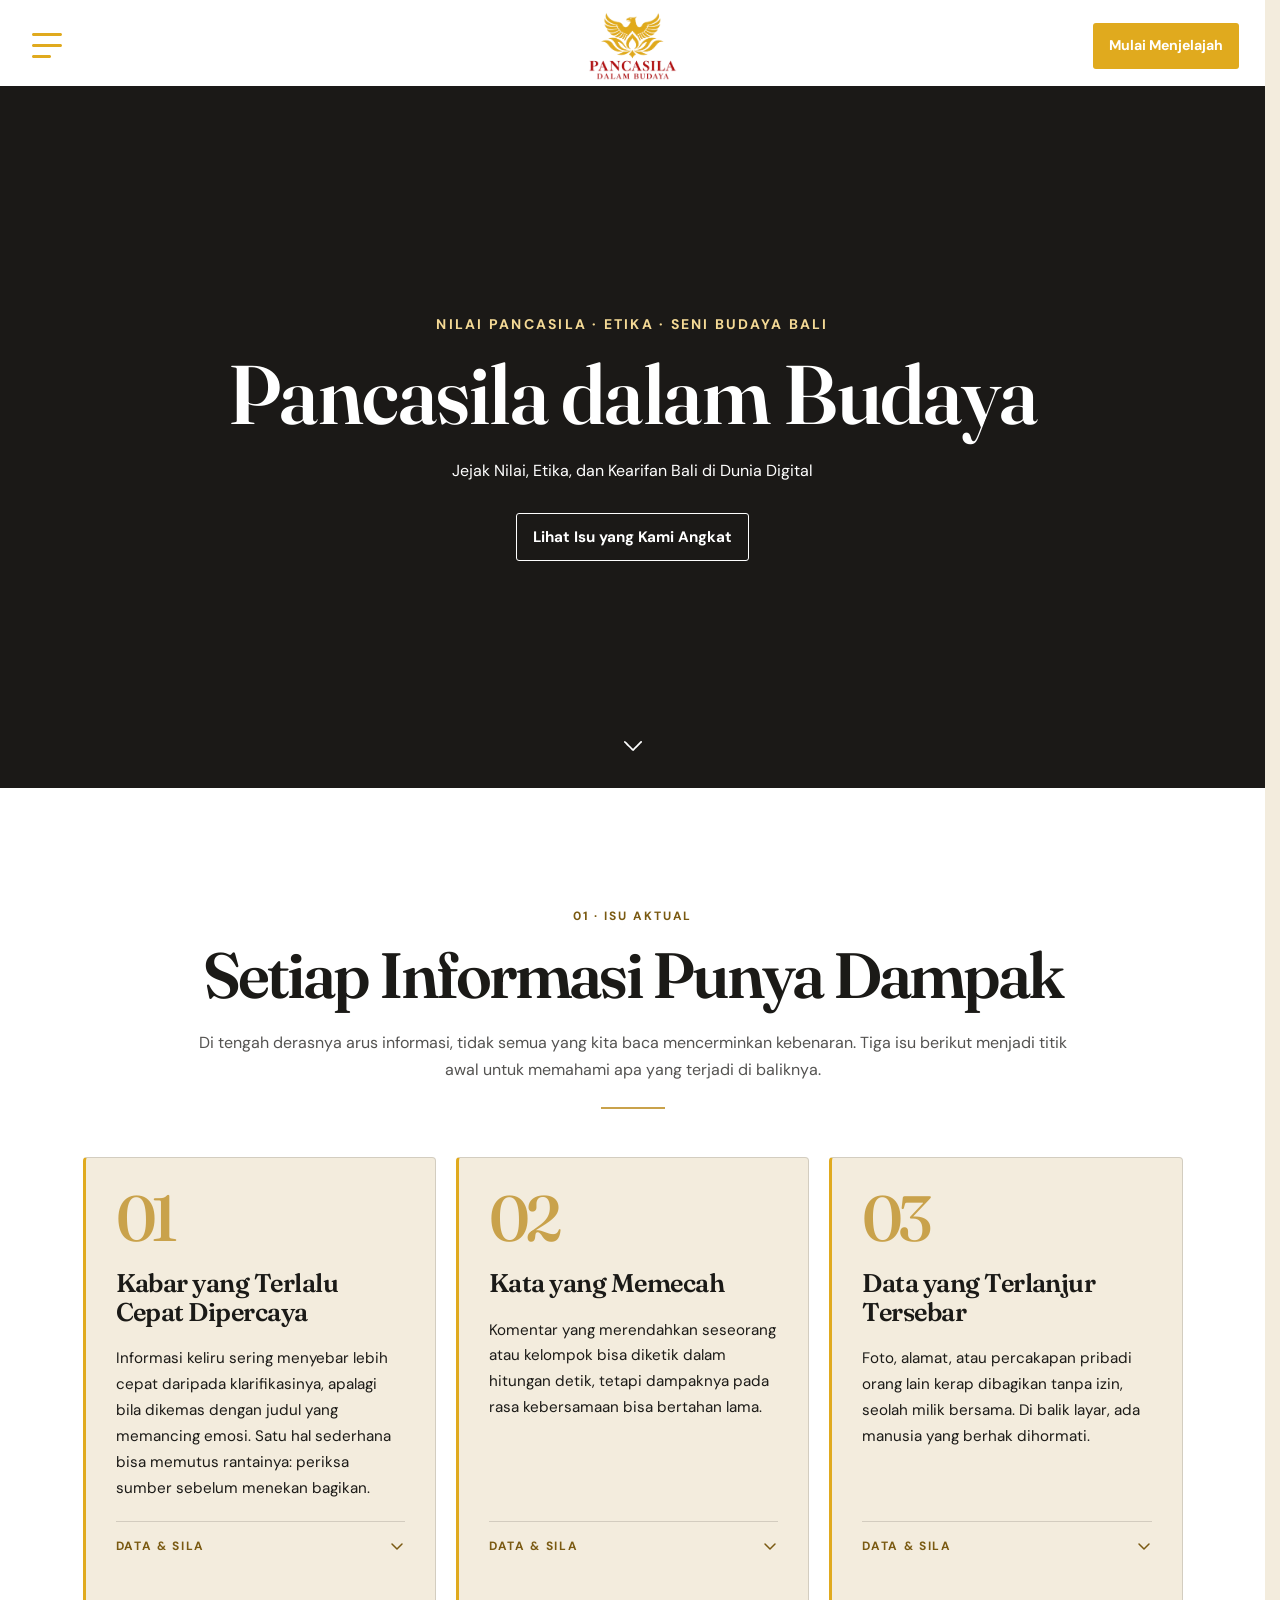
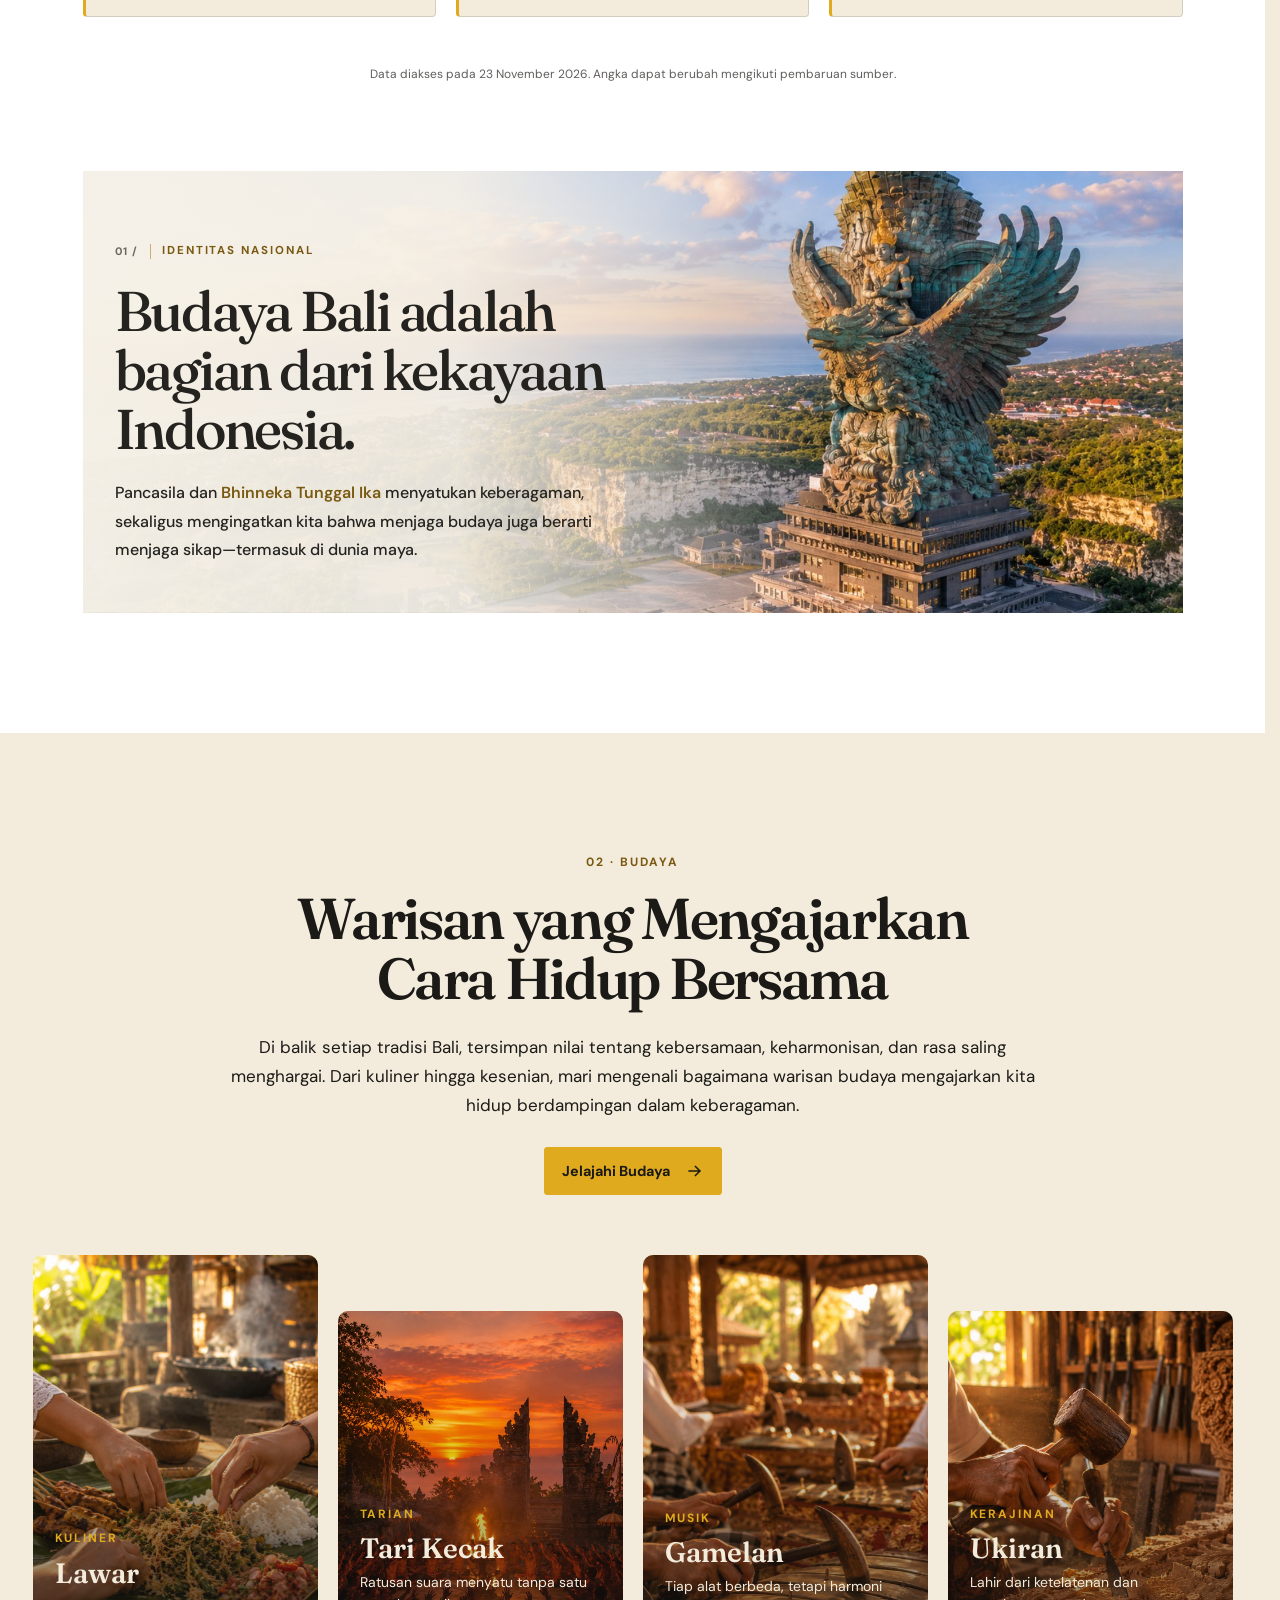
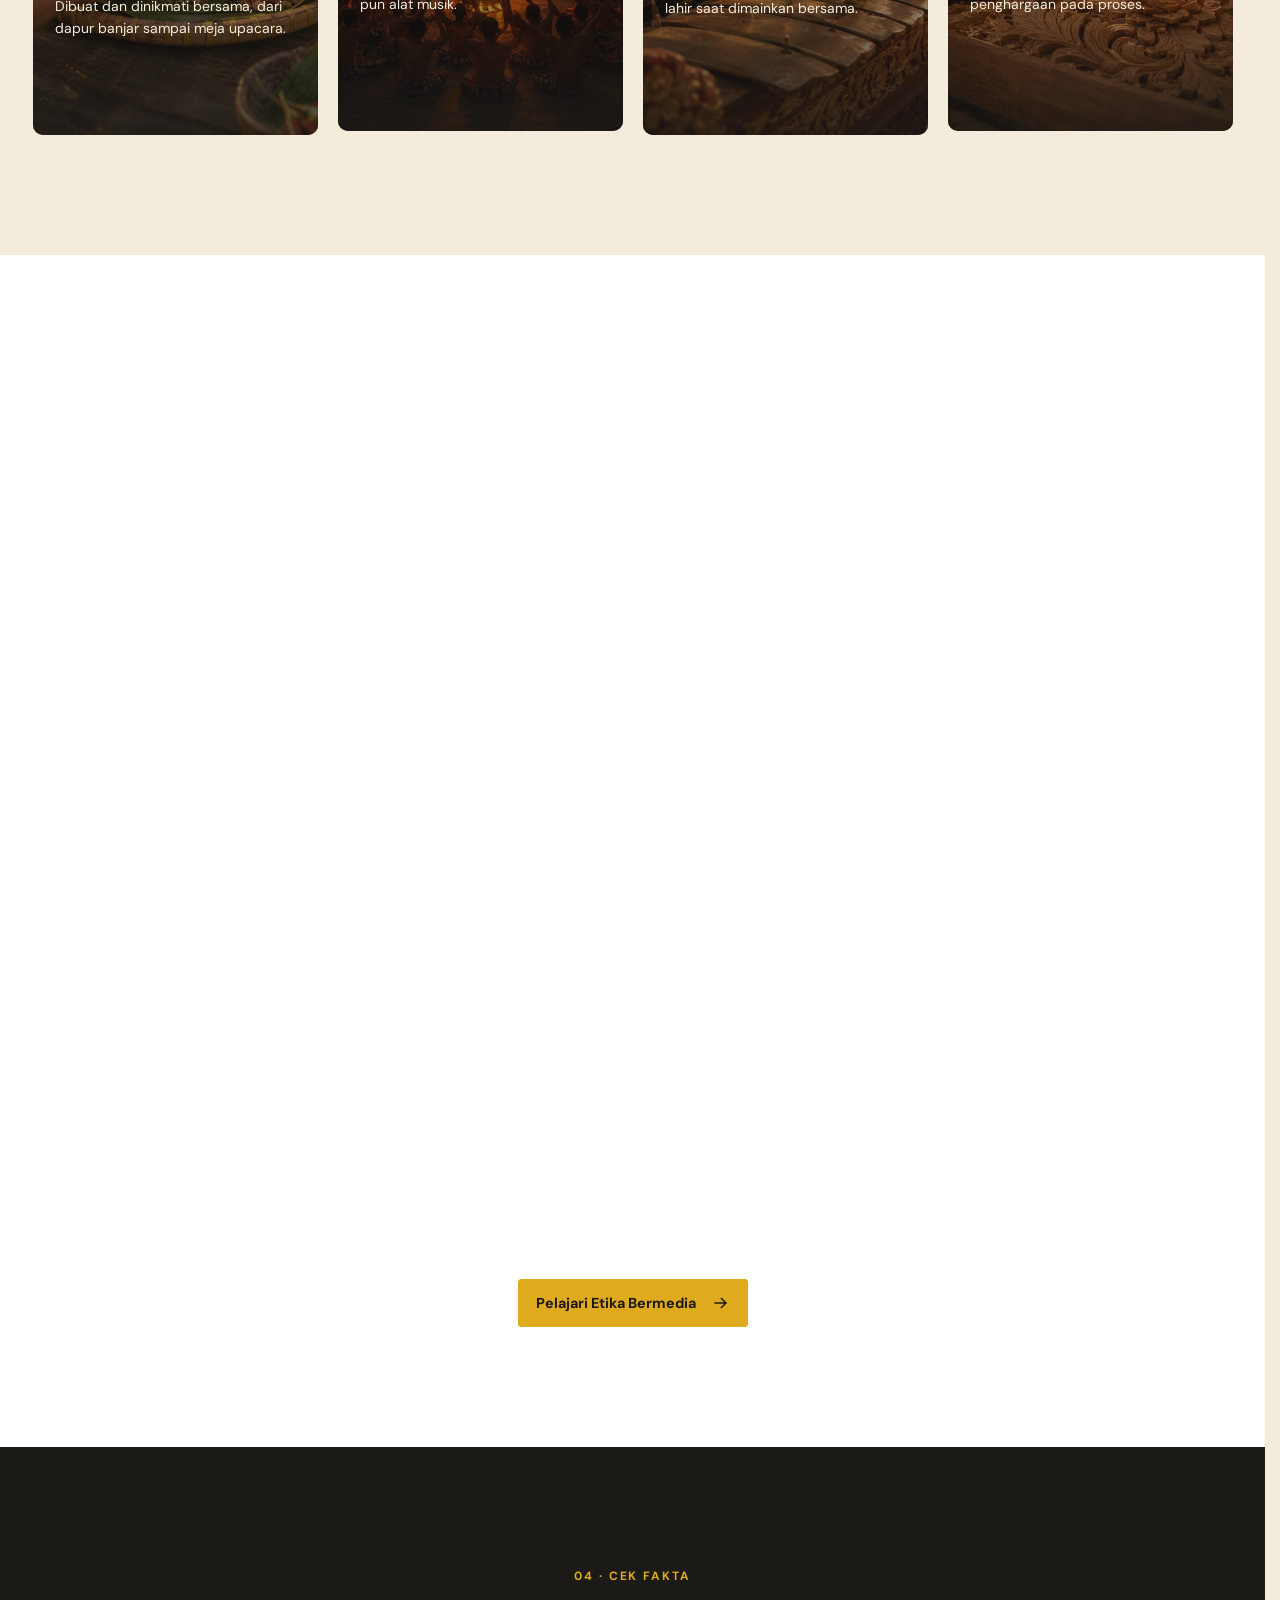
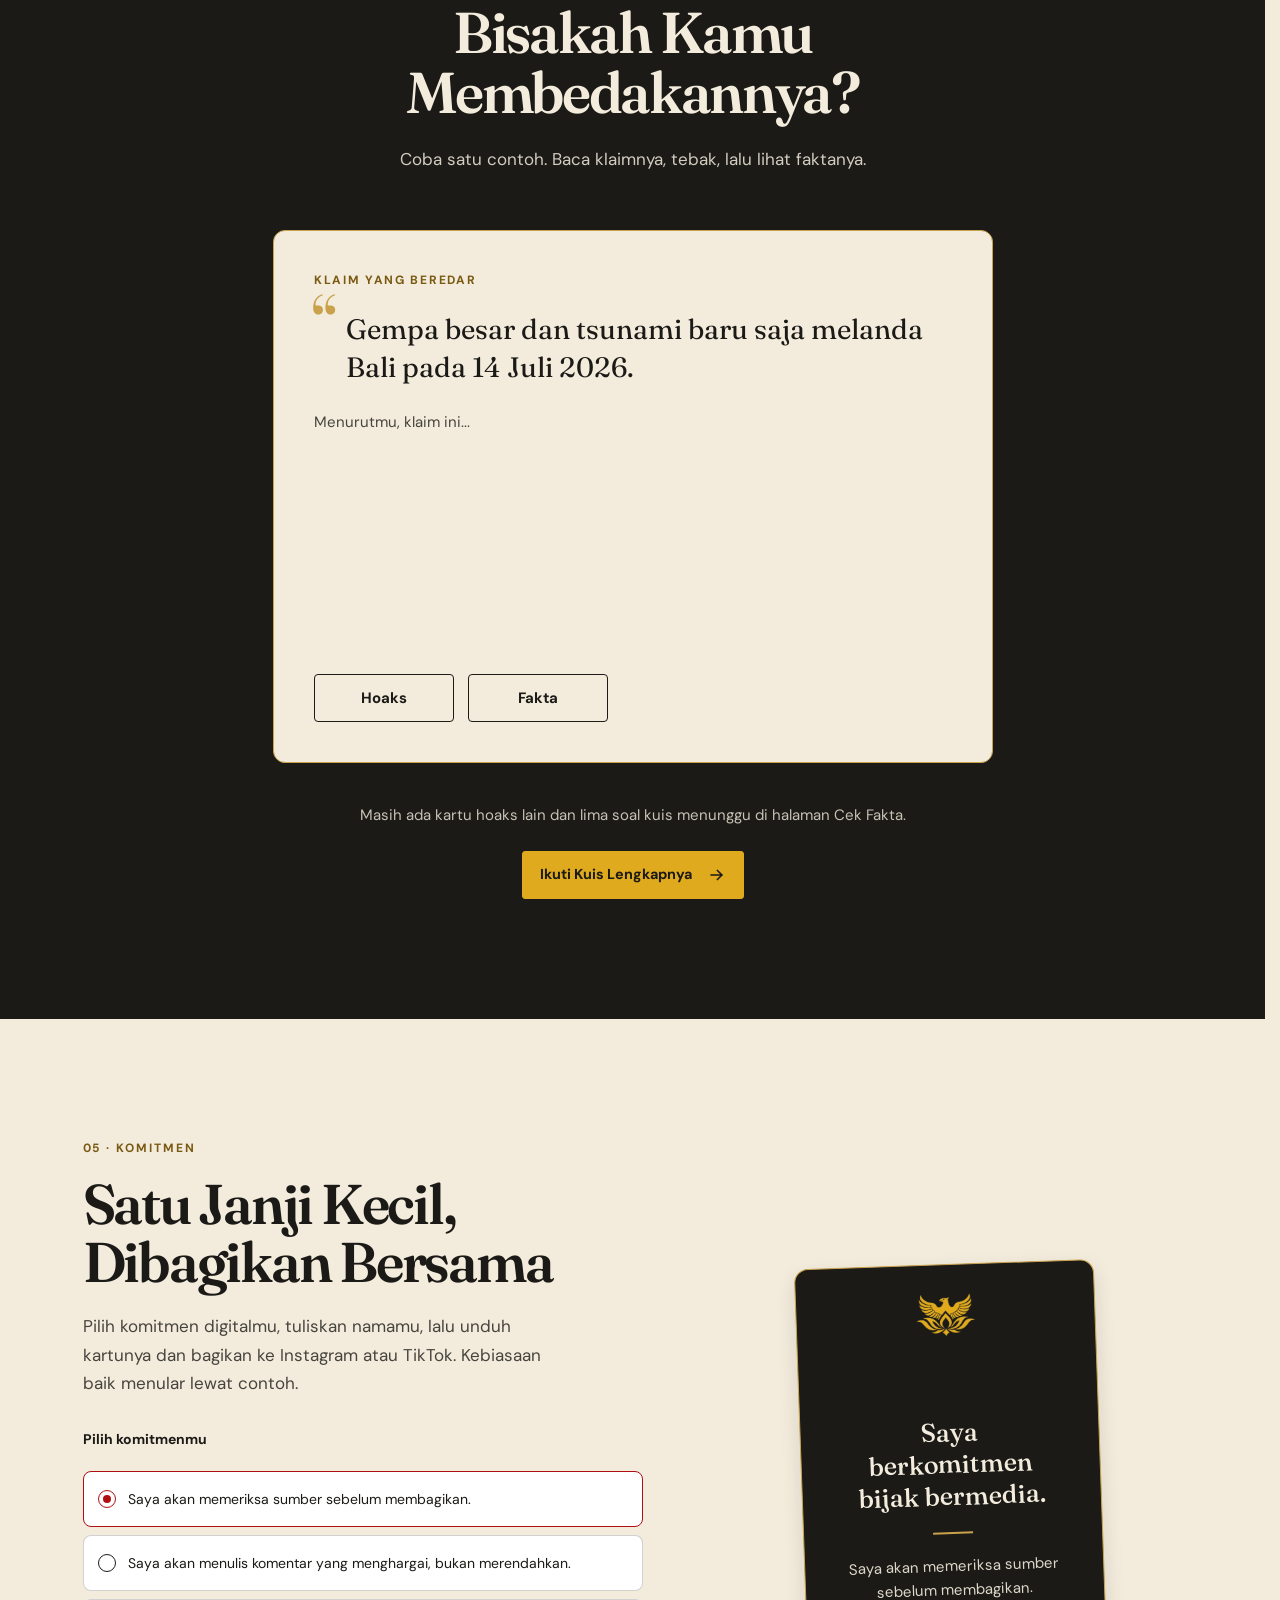
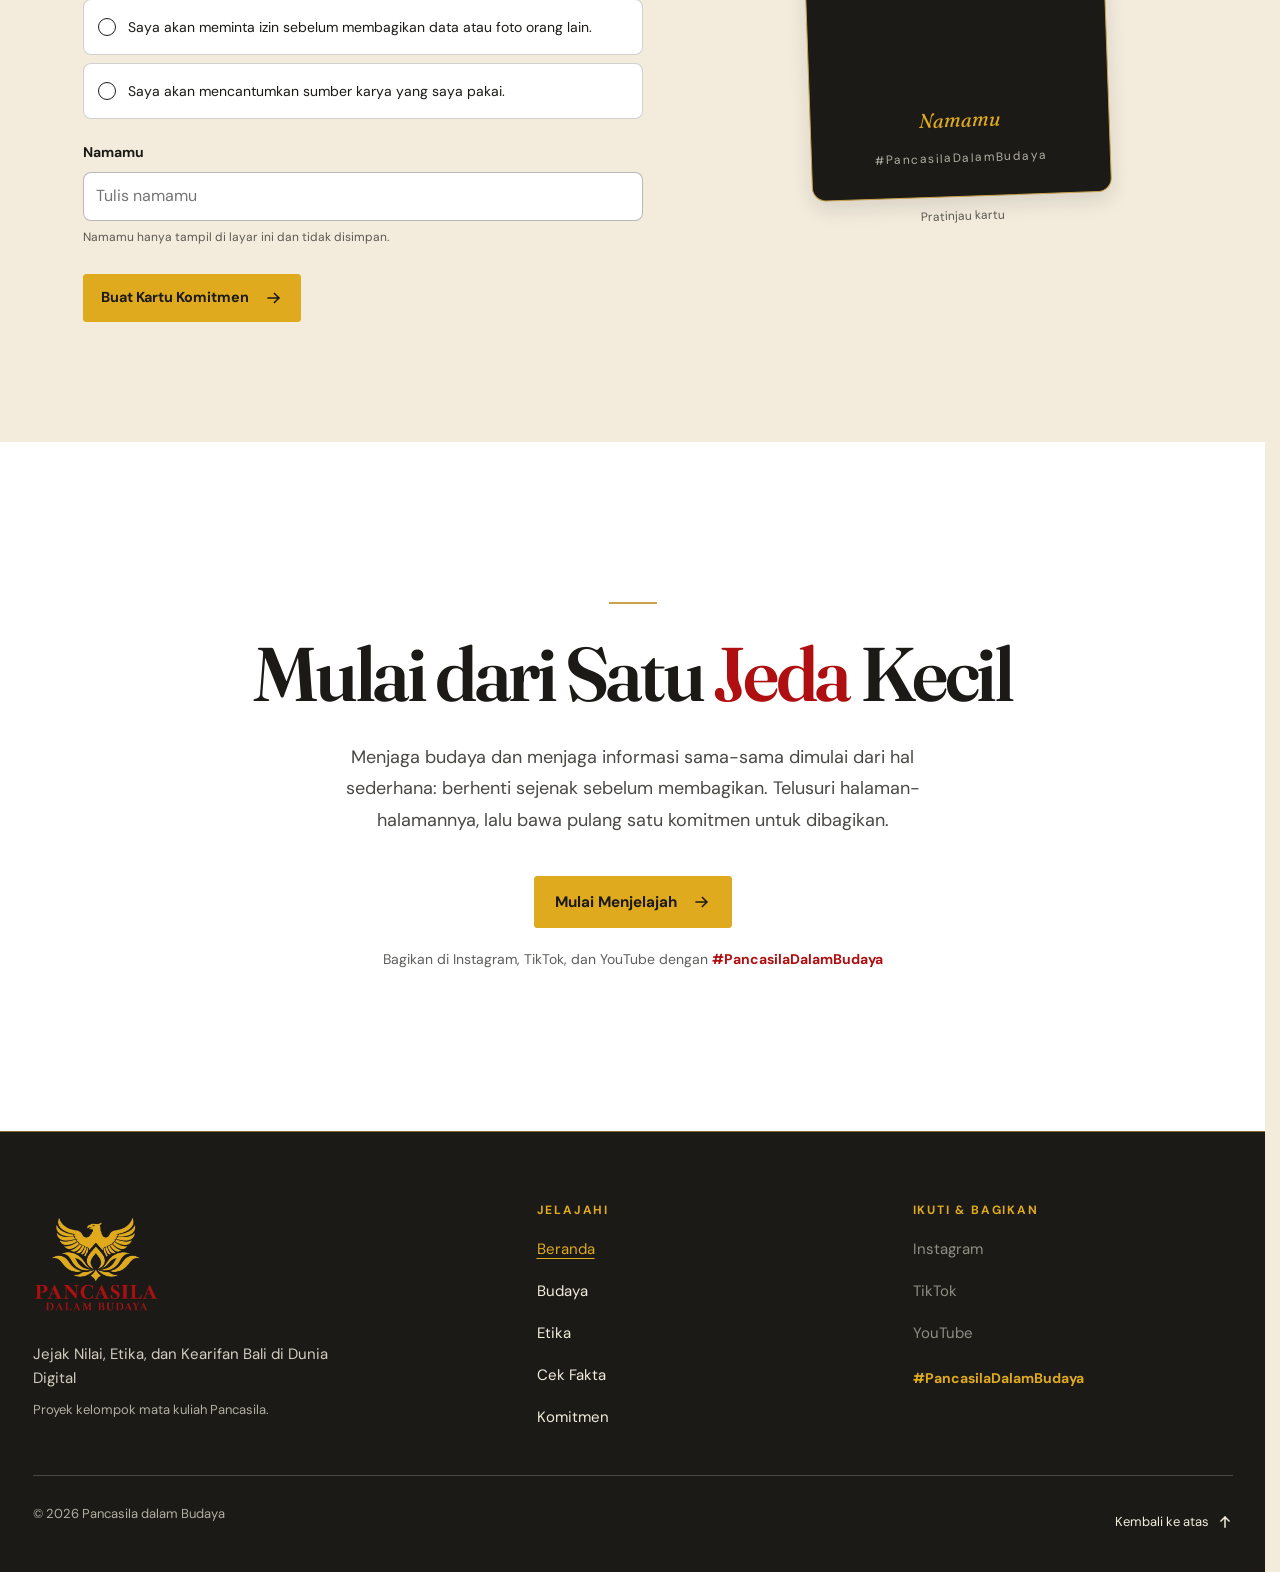
<file: index.html>
<!doctype html>
<html lang="id">
<head>
  <meta charset="utf-8">
  <meta name="viewport" content="width=device-width, initial-scale=1">
  <meta name="theme-color" content="#F3ECDD">
  <title>Beranda | Pancasila dalam Budaya</title>
  <link rel="preconnect" href="https://fonts.googleapis.com">
  <link rel="preconnect" href="https://fonts.gstatic.com" crossorigin>
  <link href="https://fonts.googleapis.com/css2?family=DM+Sans:wght@400;500;600;700&family=Fraunces:opsz,wght@9..144,500;9..144,600;9..144,700&display=swap" rel="stylesheet">
  <link rel="stylesheet" href="css/style.css">
  <script src="js/content.js" defer></script>
  <script src="js/script.js" defer></script>
</head>
<body>
  <header id="site-header"></header>
  <section class="home-hero" aria-labelledby="home-hero-title">
    <div class="home-hero__slides" aria-hidden="true">
      <div class="home-hero__slide home-hero__slide--one"></div>
      <div class="home-hero__slide home-hero__slide--two"></div>
      <div class="home-hero__slide home-hero__slide--three"></div>
    </div>
    <div class="home-hero__shade" aria-hidden="true"></div>
    <div class="home-hero__content">
      <p class="home-hero__eyebrow"><span class="home-hero__eyebrow-desktop">Nilai Pancasila · Etika · Seni Budaya Bali</span><span class="home-hero__eyebrow-mobile">Pancasila · Etika · Budaya</span></p>
      <h1 id="home-hero-title">Pancasila dalam Budaya</h1>
      <p class="home-hero__subtitle">Jejak Nilai, Etika, dan Kearifan Bali di Dunia Digital</p>
      <a class="home-hero__link" href="#isu" data-isu-text="heroButton"></a>
    </div>
    <a class="home-hero__scroll" href="#isu" aria-label="Gulir ke konten berikutnya">
      <img src="assets/down-arrow.svg" width="26" height="26" alt="">
    </a>
  </section>
  <section id="isu" class="isu" aria-labelledby="isu-title">
    <div class="isu__inner">
      <div class="isu__layout">
        <div class="isu__intro">
          <p class="isu__eyebrow" data-isu-text="label"></p>
          <h2 class="isu__title" id="isu-title" data-isu-text="title"></h2>
          <p class="isu__lead" data-isu-text="intro"></p>
          <div class="isu__accent" aria-hidden="true"></div>
        </div>
        <div class="isu__items" data-isu-items></div>
        <p class="isu__note" data-isu-text="note"></p>
      </div>
      <aside class="isu__closing" aria-labelledby="isu-closing-label">
        <div class="isu__closing-layout">
          <div class="isu__closing-content">
            <p class="isu__closing-label" id="isu-closing-label"><span class="isu__closing-index" data-isu-text="closingIndex"></span><span data-isu-text="closingLabel"></span></p>
            <h3 class="isu__closing-title"><span class="isu__closing-title-desktop" data-isu-text="closingHeadline"></span><span class="isu__closing-title-mobile" data-isu-mobile-title></span></h3>
            <p class="isu__closing-copy"><span data-isu-text="closingBefore"></span><span class="isu__closing-highlight" data-isu-text="closingHighlight"></span><span data-isu-text="closingAfter"></span></p>
          </div>
        </div>
        <div class="isu__closing-rule" aria-hidden="true"></div>
      </aside>
    </div>
  </section>
  <section id="budaya-preview" class="budaya" aria-labelledby="budaya-title">
    <div class="budaya__inner">
      <header class="budaya__header">
        <p class="budaya__eyebrow" data-budaya-text="label"></p>
        <h2 class="budaya__title" id="budaya-title" data-budaya-text="title"></h2>
        <div class="budaya__intro">
          <p data-budaya-text="intro"></p>
          <a class="budaya__button" data-budaya-link>
            <span data-budaya-text="button"></span>
            <svg viewBox="0 0 20 20" aria-hidden="true" focusable="false"><path d="M3.5 10h12m-5-5 5 5-5 5" fill="none" stroke="currentColor" stroke-width="1.7" stroke-linecap="square"/></svg>
          </a>
        </div>
      </header>
      <div class="budaya__panels" data-budaya-panels></div>
    </div>
  </section>
  <section id="etika-preview" class="etika" aria-labelledby="etika-title">
    <div class="etika__inner">
      <header class="etika__header">
        <p class="etika__eyebrow" data-etika-text="label"></p>
        <h2 class="etika__title" id="etika-title" data-etika-text="title"></h2>
        <p class="etika__intro" data-etika-text="intro"></p>
      </header>
      <div class="etika__list" data-etika-items></div>
      <div class="etika__closing">
        <p class="etika__closing-text" data-etika-text="closing"></p>
        <div class="etika__closing-rule" aria-hidden="true"></div>
        <a class="etika__button" data-etika-link>
          <span data-etika-text="button"></span>
          <svg viewBox="0 0 20 20" aria-hidden="true" focusable="false"><path d="M3.5 10h12m-5-5 5 5-5 5" fill="none" stroke="currentColor" stroke-width="1.7" stroke-linecap="square"/></svg>
        </a>
      </div>
    </div>
  </section>
  <section id="cekfakta-preview" class="cekfakta" aria-labelledby="cekfakta-title">
    <div class="cekfakta__inner-wrap">
      <header class="cekfakta__header">
        <p class="cekfakta__eyebrow" data-cekfakta-text="label"></p>
        <h2 class="cekfakta__title" id="cekfakta-title" data-cekfakta-text="title"></h2>
        <p class="cekfakta__intro" data-cekfakta-text="intro"></p>
      </header>
      <div class="cekfakta__card" data-cekfakta-card></div>
      <div class="cekfakta__closing">
        <p class="cekfakta__closing-text" data-cekfakta-text="closing"></p>
        <a class="cekfakta__button" data-cekfakta-link>
          <span data-cekfakta-text="button"></span>
          <svg viewBox="0 0 20 20" aria-hidden="true" focusable="false"><path d="M3.5 10h12m-5-5 5 5-5 5" fill="none" stroke="currentColor" stroke-width="1.7" stroke-linecap="square"/></svg>
        </a>
      </div>
      <p class="cekfakta__live visually-hidden" data-cekfakta-live aria-live="polite"></p>
    </div>
  </section>
  <section id="komitmen-preview" class="komitmen" aria-labelledby="komitmen-title">
    <div class="komitmen__inner">
      <div class="komitmen__content">
        <header class="komitmen__header">
          <p class="komitmen__eyebrow" data-komitmen-text="label"></p>
          <h2 class="komitmen__title" id="komitmen-title" data-komitmen-text="title"></h2>
          <p class="komitmen__intro" data-komitmen-text="intro"></p>
        </header>
        <form class="komitmen__form" data-komitmen-form>
          <fieldset class="komitmen__fieldset" data-komitmen-options></fieldset>
          <div class="komitmen__name-field">
            <label class="komitmen__label" data-komitmen-name-label></label>
            <input class="komitmen__input" data-komitmen-name type="text" maxlength="24" autocomplete="off">
            <p class="komitmen__privacy" data-komitmen-text="privacy"></p>
          </div>
          <a class="komitmen__button" data-komitmen-link>
            <span data-komitmen-text="button"></span>
            <svg viewBox="0 0 20 20" aria-hidden="true" focusable="false"><path d="M3.5 10h12m-5-5 5 5-5 5" fill="none" stroke="currentColor" stroke-width="1.7" stroke-linecap="square"/></svg>
          </a>
        </form>
      </div>
      <div class="komitmen__preview">
        <figure class="komitmen__card" data-komitmen-card aria-live="polite" aria-atomic="true">
          <img class="komitmen__logo" src="assets/logo-mark.png" width="72" height="44" alt="">
          <div class="komitmen__card-center">
            <p class="komitmen__pledge-title" data-komitmen-text="cardTitle"></p>
            <div class="komitmen__rule" aria-hidden="true"></div>
            <p class="komitmen__pledge" data-komitmen-pledge></p>
          </div>
          <div class="komitmen__card-footer">
            <p class="komitmen__name" data-komitmen-card-name aria-live="off"></p>
            <p class="komitmen__hashtag" data-komitmen-text="hashtag"></p>
          </div>
          <span class="komitmen__name-announcement visually-hidden" data-komitmen-name-announcement aria-live="polite" aria-atomic="true"></span>
          <figcaption class="komitmen__caption" data-komitmen-text="caption"></figcaption>
        </figure>
      </div>
    </div>
  </section>
  <section id="penutup" class="penutup" aria-labelledby="penutup-title">
    <div class="penutup__inner">
      <div class="penutup__rule penutup__item" aria-hidden="true"></div>
      <h2 class="penutup__title penutup__item" id="penutup-title"><span data-penutup-text="titleBefore"></span><span class="penutup__highlight" data-penutup-text="titleHighlight"></span><span data-penutup-text="titleAfter"></span></h2>
      <p class="penutup__copy penutup__item" data-penutup-text="copy"></p>
      <a class="penutup__cta penutup__item" data-penutup-link>
        <span data-penutup-text="button"></span>
        <svg viewBox="0 0 20 20" aria-hidden="true" focusable="false"><path d="M3.5 10h12m-5-5 5 5-5 5" fill="none" stroke="currentColor" stroke-width="1.7" stroke-linecap="square"/></svg>
      </a>
      <p class="penutup__share penutup__item"><span data-penutup-text="shareBefore"></span><strong data-penutup-text="hashtag"></strong></p>
    </div>
  </section>
  <footer id="site-footer"></footer>
</body>
</html>
</file>
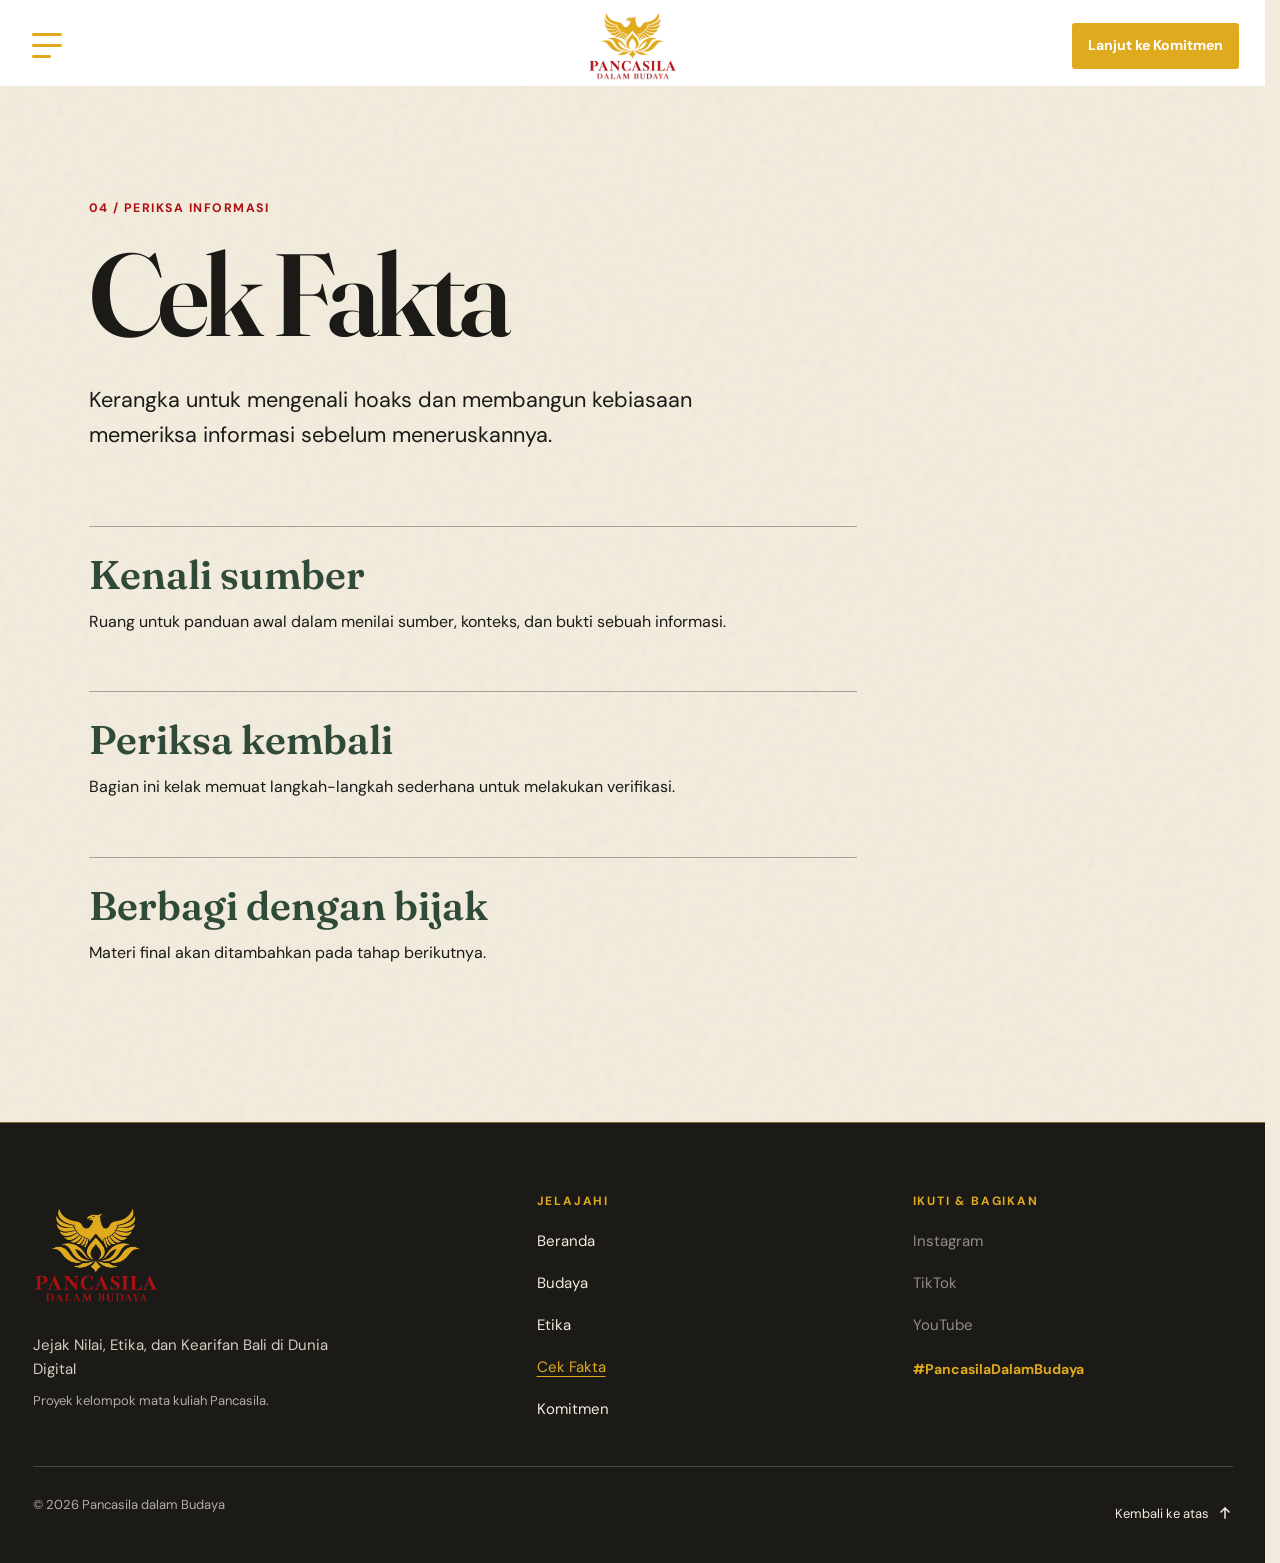
<file: cekfakta.html>
<!doctype html>
<html lang="id">
<head>
  <meta charset="utf-8"><meta name="viewport" content="width=device-width, initial-scale=1"><meta name="theme-color" content="#F3ECDD">
  <title>Cek Fakta | Pancasila dalam Budaya</title>
  <link rel="preconnect" href="https://fonts.googleapis.com"><link rel="preconnect" href="https://fonts.gstatic.com" crossorigin>
  <link href="https://fonts.googleapis.com/css2?family=DM+Sans:wght@400;500;600;700&family=Fraunces:opsz,wght@9..144,500;9..144,600;9..144,700&display=swap" rel="stylesheet">
  <link rel="stylesheet" href="css/style.css"><script src="js/content.js" defer></script><script src="js/script.js" defer></script>
</head>
<body><header id="site-header"></header><main class="page-shell">
  <p class="eyebrow">04 / Periksa informasi</p><h1>Cek Fakta</h1>
  <p class="page-intro">Kerangka untuk mengenali hoaks dan membangun kebiasaan memeriksa informasi sebelum meneruskannya.</p>
  <section class="placeholder-block"><h2>Kenali sumber</h2><p>Ruang untuk panduan awal dalam menilai sumber, konteks, dan bukti sebuah informasi.</p></section>
  <section class="placeholder-block"><h2>Periksa kembali</h2><p>Bagian ini kelak memuat langkah-langkah sederhana untuk melakukan verifikasi.</p></section>
  <section class="placeholder-block"><h2>Berbagi dengan bijak</h2><p>Materi final akan ditambahkan pada tahap berikutnya.</p></section>
</main><footer id="site-footer"></footer></body></html>
</file>
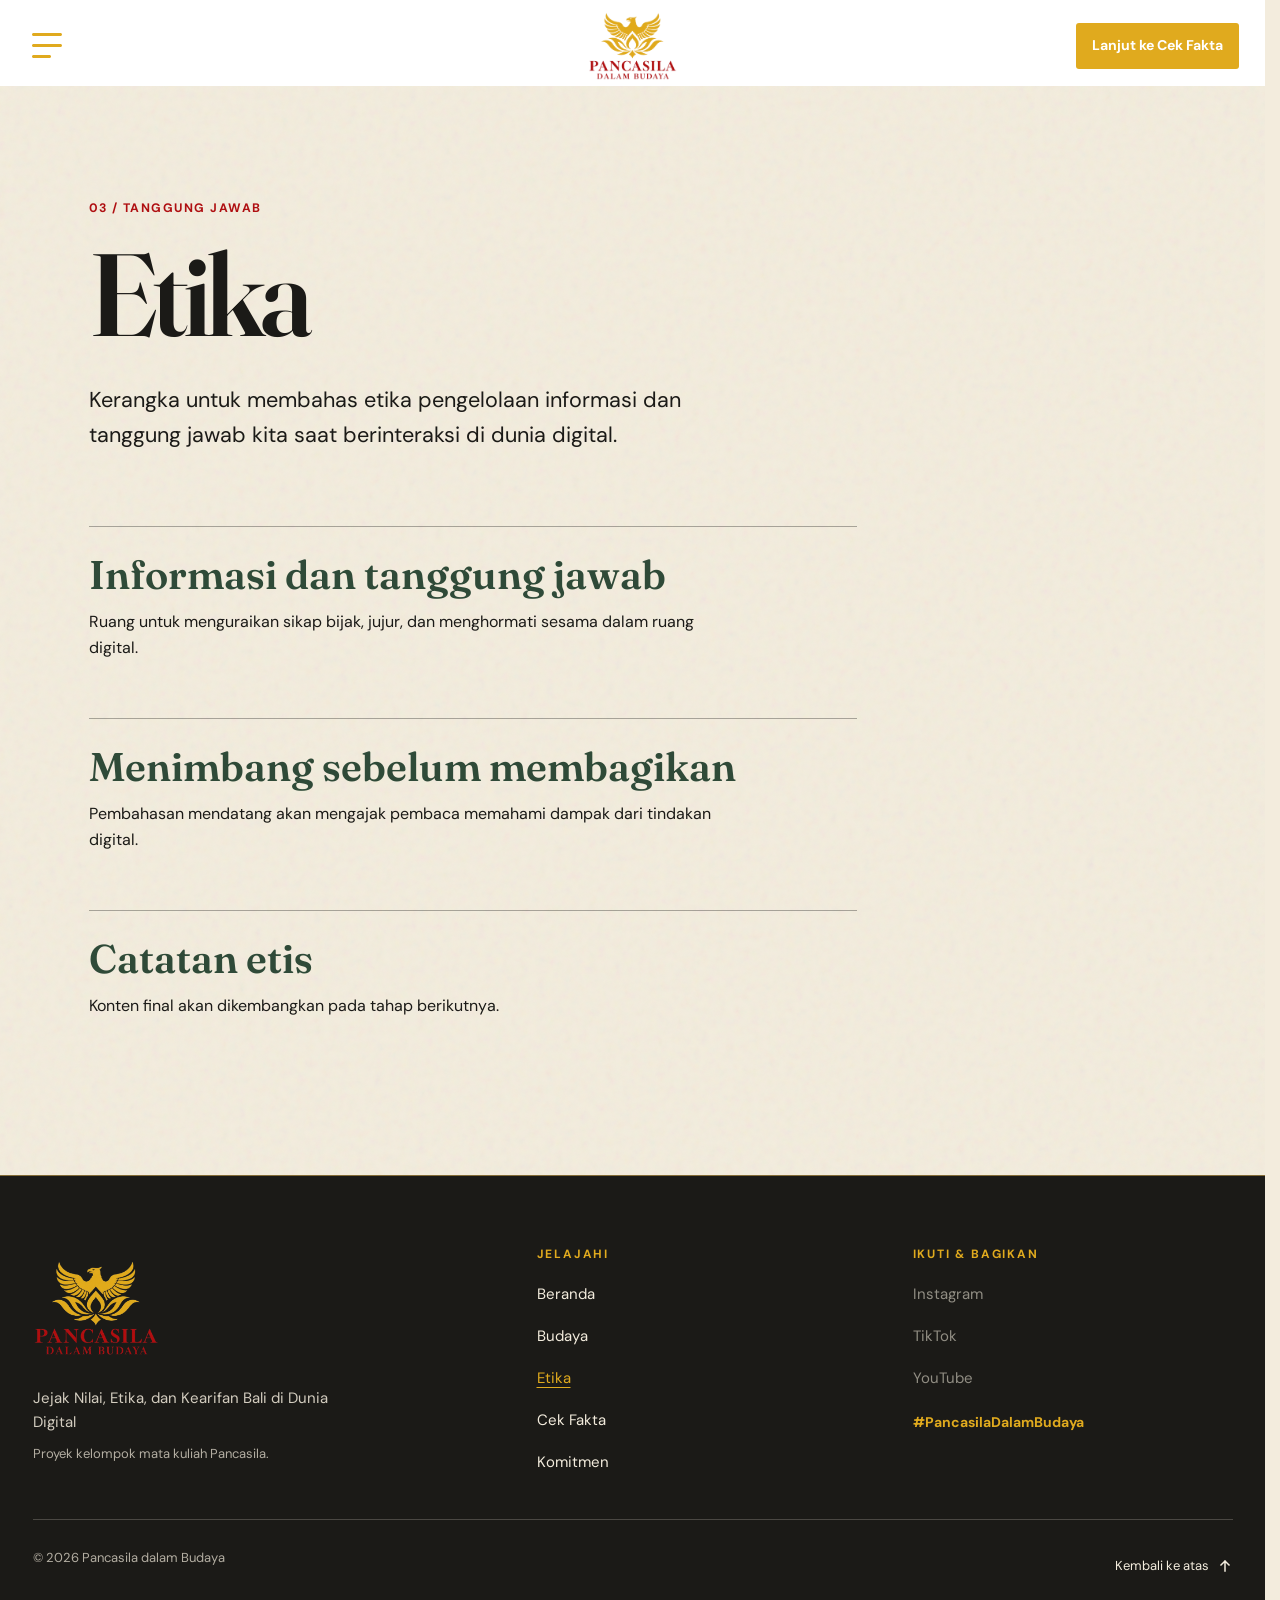
<file: etika.html>
<!doctype html>
<html lang="id">
<head>
  <meta charset="utf-8"><meta name="viewport" content="width=device-width, initial-scale=1"><meta name="theme-color" content="#F3ECDD">
  <title>Etika | Pancasila dalam Budaya</title>
  <link rel="preconnect" href="https://fonts.googleapis.com"><link rel="preconnect" href="https://fonts.gstatic.com" crossorigin>
  <link href="https://fonts.googleapis.com/css2?family=DM+Sans:wght@400;500;600;700&family=Fraunces:opsz,wght@9..144,500;9..144,600;9..144,700&display=swap" rel="stylesheet">
  <link rel="stylesheet" href="css/style.css"><script src="js/content.js" defer></script><script src="js/script.js" defer></script>
</head>
<body><header id="site-header"></header><main class="page-shell">
  <p class="eyebrow">03 / Tanggung jawab</p><h1>Etika</h1>
  <p class="page-intro">Kerangka untuk membahas etika pengelolaan informasi dan tanggung jawab kita saat berinteraksi di dunia digital.</p>
  <section class="placeholder-block"><h2>Informasi dan tanggung jawab</h2><p>Ruang untuk menguraikan sikap bijak, jujur, dan menghormati sesama dalam ruang digital.</p></section>
  <section class="placeholder-block"><h2>Menimbang sebelum membagikan</h2><p>Pembahasan mendatang akan mengajak pembaca memahami dampak dari tindakan digital.</p></section>
  <section class="placeholder-block"><h2>Catatan etis</h2><p>Konten final akan dikembangkan pada tahap berikutnya.</p></section>
</main><footer id="site-footer"></footer></body></html>
</file>
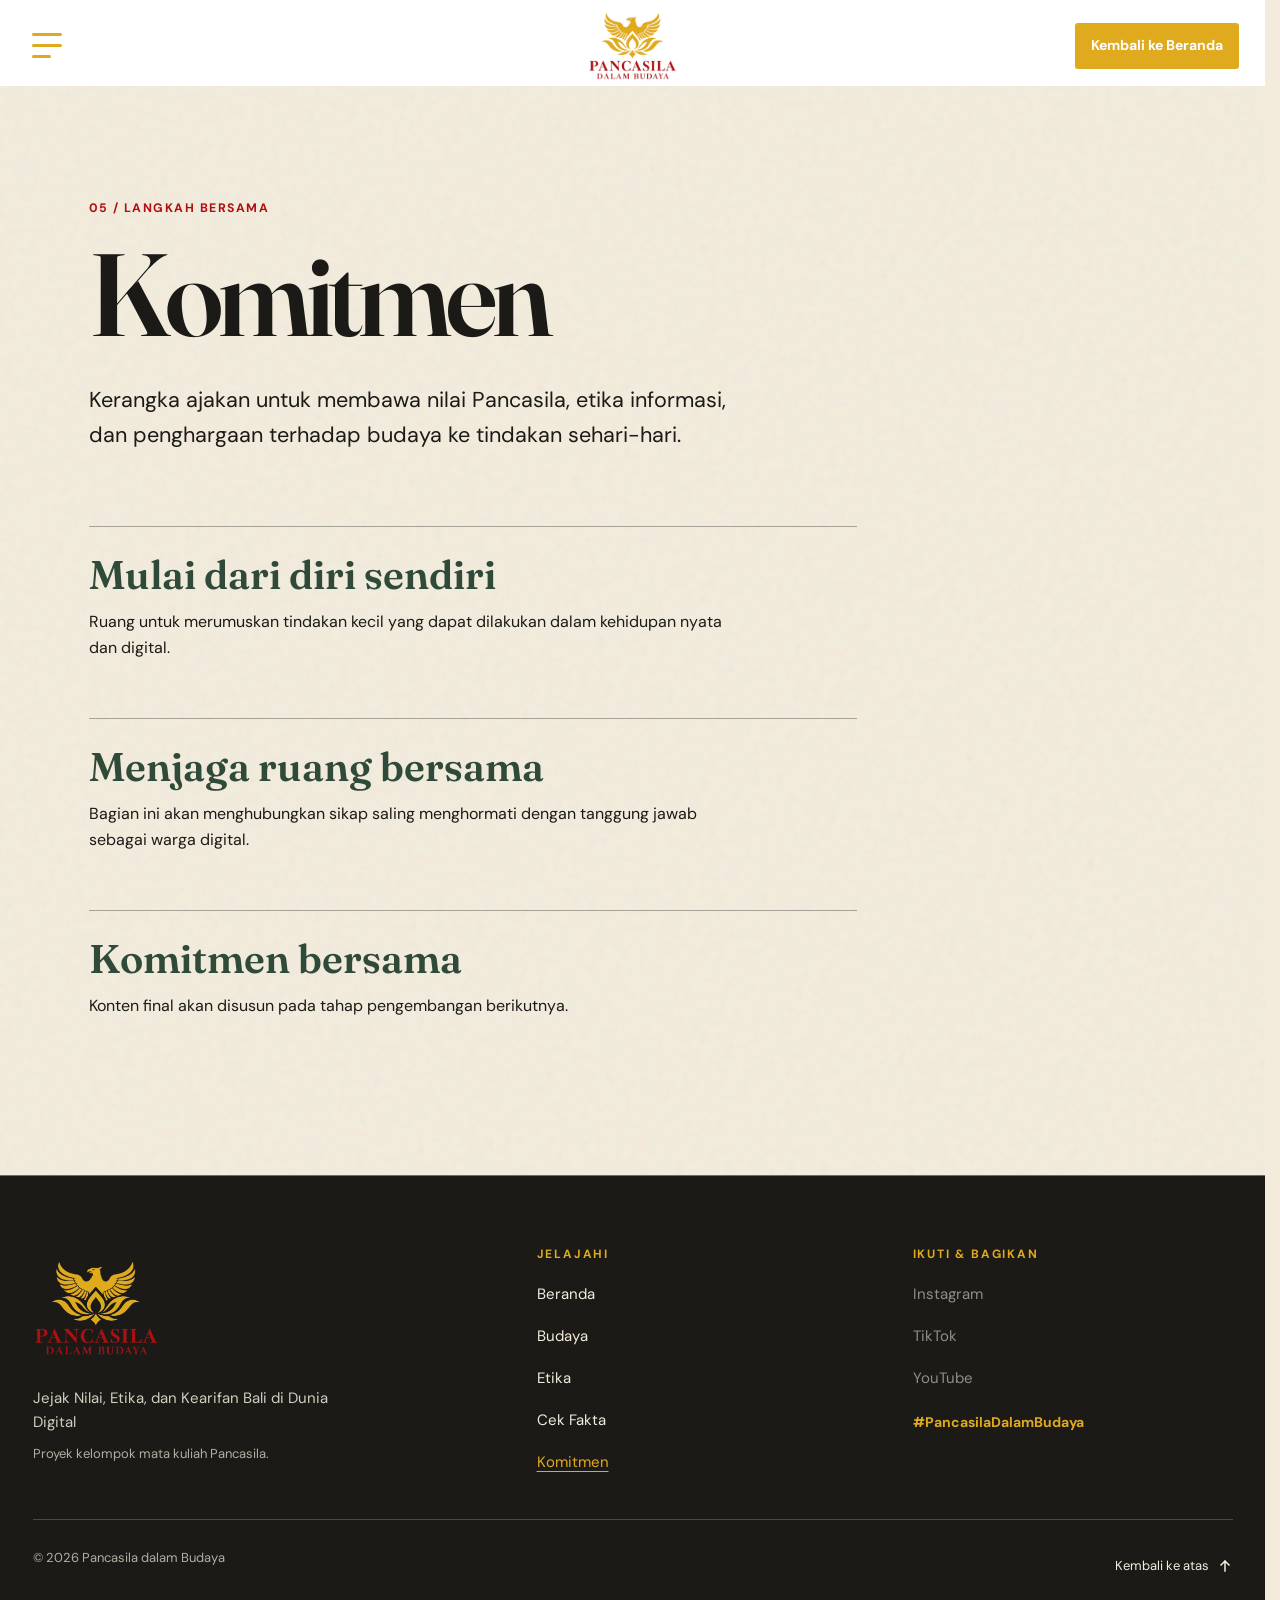
<file: komitmen.html>
<!doctype html>
<html lang="id">
<head>
  <meta charset="utf-8"><meta name="viewport" content="width=device-width, initial-scale=1"><meta name="theme-color" content="#F3ECDD">
  <title>Komitmen | Pancasila dalam Budaya</title>
  <link rel="preconnect" href="https://fonts.googleapis.com"><link rel="preconnect" href="https://fonts.gstatic.com" crossorigin>
  <link href="https://fonts.googleapis.com/css2?family=DM+Sans:wght@400;500;600;700&family=Fraunces:opsz,wght@9..144,500;9..144,600;9..144,700&display=swap" rel="stylesheet">
  <link rel="stylesheet" href="css/style.css"><script src="js/content.js" defer></script><script src="js/script.js" defer></script>
</head>
<body><header id="site-header"></header><main class="page-shell">
  <p class="eyebrow">05 / Langkah bersama</p><h1>Komitmen</h1>
  <p class="page-intro">Kerangka ajakan untuk membawa nilai Pancasila, etika informasi, dan penghargaan terhadap budaya ke tindakan sehari-hari.</p>
  <section class="placeholder-block"><h2>Mulai dari diri sendiri</h2><p>Ruang untuk merumuskan tindakan kecil yang dapat dilakukan dalam kehidupan nyata dan digital.</p></section>
  <section class="placeholder-block"><h2>Menjaga ruang bersama</h2><p>Bagian ini akan menghubungkan sikap saling menghormati dengan tanggung jawab sebagai warga digital.</p></section>
  <section class="placeholder-block"><h2>Komitmen bersama</h2><p>Konten final akan disusun pada tahap pengembangan berikutnya.</p></section>
</main><footer id="site-footer"></footer></body></html>
</file>
<file: css/style.css>
:root {
  color-scheme: light;
  --kertas: #F3ECDD;
  --tinta: #1B1A17;
  --merah: #AF0F11;
  --emas: #E0AA1E;
  --emas-antik: #C9A24B;
  --emas-tua: #7A5A12;
  --emas-pucat: #EADBB0;
  --hijau: #2F4A38;
  --font-judul: "Fraunces", Georgia, "Times New Roman", serif;
  --font-isi: "DM Sans", Arial, sans-serif;
  --lebar-isi: 68rem;
  --tinggi-header: 80px;
}

* { box-sizing: border-box; }
html {
  scroll-behavior: smooth;
  scroll-padding-top: calc(var(--tinggi-header) + 12px);
  scrollbar-gutter: stable;
}
body {
  min-width: 320px;
  margin: 0;
  color: var(--tinta);
  background-color: var(--kertas);
  background-image: url("data:image/svg+xml,%3Csvg viewBox='0 0 180 180' xmlns='http://www.w3.org/2000/svg'%3E%3Cfilter id='n'%3E%3CfeTurbulence type='fractalNoise' baseFrequency='.82' numOctaves='3' stitchTiles='stitch'/%3E%3C/filter%3E%3Crect width='100%25' height='100%25' filter='url(%23n)' opacity='.075'/%3E%3C/svg%3E");
  font-family: var(--font-isi);
  line-height: 1.65;
}
html.menu-open, body.menu-open { overflow: hidden; }
a { color: inherit; }
button { font: inherit; }
:focus-visible { outline: 3px solid var(--hijau); outline-offset: 4px; }
.site-header {
  position: sticky;
  z-index: 100;
  top: 0;
  padding: 6px clamp(16px, 4vw, 56px) 0;
  background-color: #fff;
  transition: padding 220ms ease, box-shadow 220ms ease;
  animation: header-enter 950ms cubic-bezier(.22, .61, .36, 1) both;
}
.site-header.is-compact { background-color: #fff; box-shadow: 0 2px 8px rgb(27 26 23 / 9%); }
.site-header__bar {
  display: grid;
  grid-template-columns: 1fr auto 1fr;
  align-items: center;
  min-height: var(--tinggi-header);
  transition: min-height 220ms ease;
}
.site-header.is-compact .site-header__bar { min-height: 72px; }
.site-header__menu-button {
  display: inline-grid;
  place-items: center;
  justify-self: start;
  width: 48px;
  height: 48px;
  padding: 10px;
  border: 1px solid transparent;
  color: var(--tinta);
  background: transparent;
  cursor: pointer;
  transform: translateX(-30px);
  transition: transform 220ms ease, border-color 180ms ease, color 180ms ease;
}
.is-compact .site-header__menu-button { transform: translateX(0); }
.site-header__menu-button:hover { border-color: transparent; }
.menu-icon { position: relative; display: block; width: 30px; height: 30px; }
.menu-icon__image { display: block; width: 30px; height: 25px; object-fit: contain; transition: opacity 140ms ease; }
.menu-icon span {
  position: absolute;
  left: 0;
  width: 30px;
  height: 3px;
  background: currentColor;
  opacity: 0;
  transition: transform 220ms ease, top 220ms ease, opacity 160ms ease;
}
.menu-icon span:nth-of-type(1) { top: 6px; }
.menu-icon span:nth-of-type(2) { top: 14px; }
.menu-icon span:nth-of-type(3) { top: 22px; }
.site-header__menu-button:hover { color: var(--emas-tua); }
.site-logo { position: relative; display: block; width: 225px; height: 68px; }
.site-logo img {
  position: absolute;
  inset: 0;
  display: block;
  width: 100%;
  height: 100%;
  object-fit: contain;
  transition: opacity 420ms cubic-bezier(.22, .61, .36, 1);
}
.site-logo__mark { opacity: 0; }
.is-compact .site-logo { width: 86px; height: 50px; }
.is-compact .site-logo__full { opacity: 0; }
.is-compact .site-logo__mark { opacity: 1; }
.site-header__cta {
  position: relative;
  justify-self: end;
  display: inline-flex;
  align-items: center;
  gap: 9px;
  min-height: 46px;
  padding: 9px 15px;
  overflow: hidden;
  border: 1px solid transparent;
  border-radius: 3px;
  color: #fff;
  background: var(--emas);
  text-decoration: none;
  font-size: .88rem;
  font-weight: 700;
  translate: 25px 0;
  transition: translate 220ms ease, background-color 180ms ease;
}
.is-compact .site-header__cta { translate: 0 0; }
.site-header__cta:hover {
  border-color: var(--emas);
  color: var(--emas);
  background-color: #fff;
}
.site-header__cta-short { display: none; }
.menu-panel {
  --menu-gutter: clamp(48px, 11vw, 180px);
  position: fixed;
  z-index: 200;
  inset: 0;
  display: flex;
  width: 100%;
  height: 100vh;
  height: 100dvh;
  flex-direction: column;
  overflow-x: hidden;
  overflow-y: auto;
  overscroll-behavior: contain;
  color: var(--tinta);
  background: var(--kertas);
  background: rgb(243 236 221 / 88%);
  -webkit-backdrop-filter: blur(8px);
  backdrop-filter: blur(8px);
  visibility: hidden;
  opacity: 0;
  transform: translateY(-100%);
  transition: opacity 200ms cubic-bezier(.2, .7, .2, 1), transform 300ms cubic-bezier(.2, .7, .2, 1), visibility 0s linear 300ms;
  will-change: opacity, transform;
}
.menu-panel.is-open { visibility: visible; opacity: 1; transform: translateY(0); transition: opacity 300ms cubic-bezier(.2, .7, .2, 1), transform 300ms cubic-bezier(.2, .7, .2, 1), visibility 0s; }
.menu-panel__topbar { display: flex; min-height: 80px; align-items: center; justify-content: flex-end; padding: 8px clamp(16px, 4vw, 56px); border-bottom: 1px solid rgb(27 26 23 / 12%); }
.menu-panel__close { display: inline-grid; width: 48px; height: 48px; place-items: center; justify-self: end; padding: 10px; border: 1px solid transparent; color: var(--tinta); background: transparent; cursor: pointer; transition: color 180ms ease; }
.menu-panel__close:hover { color: var(--merah); }
.menu-panel__close-icon { position: relative; display: block; width: 30px; height: 30px; }
.menu-panel__close-icon span { position: absolute; top: 14px; left: 0; width: 30px; height: 2px; background: currentColor; }
.menu-panel__close-icon span:first-child { transform: rotate(45deg); }
.menu-panel__close-icon span:last-child { transform: rotate(-45deg); }
.menu-panel__content { display: flex; width: min(calc(100% - var(--menu-gutter) - var(--menu-gutter)), 1200px); min-height: 0; flex: 1; align-items: center; justify-content: flex-start; margin: 0 0 0 var(--menu-gutter); padding: clamp(16px, 4vh, 44px) 0; text-align: left; }
.menu-panel__nav { width: 100%; }
.menu-panel__list { margin: 0; padding: 0; list-style: none; }
.menu-panel__item { border-bottom: 1px solid rgb(27 26 23 / 15%); opacity: 0; transform: translateY(16px); transition: opacity 200ms cubic-bezier(.2, .7, .2, 1), transform 200ms cubic-bezier(.2, .7, .2, 1), border-color 200ms cubic-bezier(.2, .7, .2, 1); }
.menu-panel.is-open .menu-panel__item { opacity: 1; transform: translateY(0); transition-duration: 300ms; transition-delay: calc(var(--menu-index) * 60ms); }
.menu-panel__link { display: grid; min-height: 92px; grid-template-columns: 48px minmax(0, 1fr); align-items: center; gap: 12px; padding: 20px 0; color: var(--tinta); text-decoration: none; }
.menu-panel__number { display: flex; align-items: center; gap: 8px; color: var(--emas-tua); font-size: 14px; }
.menu-panel__active-dot { width: 8px; height: 8px; flex: 0 0 8px; border-radius: 50%; background: var(--emas); }
.menu-panel__label { font-family: var(--font-judul); font-size: clamp(1.5rem, 3.2vw, 2.25rem); line-height: 1.1; transition: color 200ms cubic-bezier(.2, .7, .2, 1), transform 200ms cubic-bezier(.2, .7, .2, 1); }
.menu-panel__link:hover .menu-panel__label, .menu-panel__link:focus-visible .menu-panel__label { color: var(--merah); transform: translateX(12px); }
.menu-panel__item:hover, .menu-panel__item:focus-within { border-color: var(--emas-antik); }
.menu-panel__link[aria-current="page"] .menu-panel__label { color: var(--merah); }
.menu-panel :focus-visible { outline: 2px solid var(--merah); outline-offset: 4px; }

@media (max-width: 900px) {
  .menu-panel { --menu-gutter: clamp(40px, 10vw, 90px); }
  .menu-panel__topbar { min-height: 68px; padding: 8px 24px; }
  .menu-panel__content { padding: 12px 0; }
  .menu-panel__link { min-height: 80px; padding: 16px 0; }
  .menu-panel__label { font-size: clamp(1.5rem, 5vw, 2rem); }
}

.home-hero {
  position: relative;
  display: flex;
  align-items: center;
  height: 78vh;
  height: 78svh;
  overflow: hidden;
  color: #fff;
  background: var(--tinta);
  isolation: isolate;
}
.home-hero__slides, .home-hero__shade { position: absolute; inset: 0; }
.home-hero__slides { overflow: hidden; z-index: -2; }
.home-hero__slide {
  position: absolute;
  inset: 0;
  background-position: center center;
  background-size: cover;
  opacity: 0;
  transform: scale(1);
  animation: hero-kenburn 24s linear infinite both;
}
.home-hero__slide--one { background-image: url("../assets/mainBackground1.jpg"); animation-delay: 0s; }
.home-hero__slide--two { background-image: url("../assets/mainBackground2.jpg"); animation-delay: -8s; }
.home-hero__slide--three { background-image: url("../assets/mainBackground3.jpg"); animation-delay: -16s; }
@keyframes hero-kenburn {
  0% { opacity: 0; transform: scale(1); }
  4% { opacity: 1; }
  29% { opacity: 1; transform: scale(1.13); }
  34% { opacity: 0; transform: scale(1.15); }
  100% { opacity: 0; transform: scale(1.15); }
}
.home-hero__shade { z-index: -1; background: rgb(27 26 23 / 37%); }
.home-hero__content { width: min(calc(100% - 48px), 1180px); margin: 0 auto; padding: 24px 0; text-align: center; }
.home-hero__content > * { opacity: 0; animation: hero-content-enter 850ms cubic-bezier(.22, .61, .36, 1) both; }
.home-hero__content > :nth-child(1) { animation-delay: 120ms; }
.home-hero__content > :nth-child(2) { animation-delay: 280ms; }
.home-hero__content > :nth-child(3) { animation-delay: 440ms; }
.home-hero__content > :nth-child(4) { animation-delay: 600ms; }
@keyframes hero-content-enter {
  from { opacity: 0; transform: translateY(18px); }
  to { opacity: 1; transform: translateY(0); }
}
.home-hero__eyebrow { margin: 0 0 18px; color: #f4d995; font-size: .875rem; font-weight: 700; letter-spacing: .16em; text-transform: uppercase; }
.home-hero__eyebrow-mobile { display: none; }
.home-hero__content h1 { max-width: 100%; margin: 0 auto; font-size: clamp(3rem, 6.5vw, 6rem); letter-spacing: -.015em; line-height: .98; }
.home-hero__subtitle { max-width: 34rem; margin: 24px auto 30px; font-size: clamp(1rem, 1.2vw, 1.125rem); line-height: 1.5; }
.home-hero__link { display: inline-flex; align-items: center; gap: 18px; min-height: 48px; padding: 10px 16px; border: 1px solid #fff; border-radius: 3px; color: #fff; text-decoration: none; font-size: .95rem; font-weight: 700; transition: color 180ms ease, background-color 180ms ease, border-color 180ms ease; }
.home-hero__link:hover { border-color: var(--emas); color: #fff; background: var(--emas); }
.isu {
  scroll-margin-top: calc(var(--tinggi-header) + 18px);
  padding: clamp(96px, 10vw, 120px) 20px;
  background: #fff;
}
.isu__inner { width: min(100%, 1100px); margin-inline: auto; }
.isu__layout { display: grid; grid-template-columns: 1fr; gap: 48px; }
.isu__intro { width: min(100%, 900px); margin-inline: auto; text-align: center; }
.isu__eyebrow, .isu__closing-label { margin: 0 0 18px; color: var(--emas-tua); font-size: .75rem; font-weight: 700; letter-spacing: .16em; line-height: 1.4; text-transform: uppercase; }
.isu__title { margin: 0; color: var(--tinta); font-family: var(--font-judul); font-size: clamp(2.25rem, 5vw, 4rem); font-weight: 600; letter-spacing: -.045em; line-height: 1; }
.isu__lead { margin: 22px 0 24px; color: rgb(27 26 23 / 75%); font-size: 1rem; line-height: 1.7; }
.isu__accent { width: 64px; height: 2px; margin-inline: auto; background: var(--emas-antik); }
.isu__items { display: grid; grid-template-columns: repeat(3, minmax(0, 1fr)); gap: 20px; align-items: stretch; }
.isu__card { display: flex; min-width: 0; height: 100%; flex-direction: column; gap: 20px; padding: clamp(20px, 2.5vw, 30px); border: 1px solid rgb(27 26 23 / 14%); border-left: 3px solid var(--emas); border-radius: 4px; background: var(--kertas); transition: border-color 250ms ease; }
.isu__card:hover { border-color: var(--emas-antik); border-left-color: var(--emas); }
.isu__number { color: var(--emas-antik); font-family: var(--font-judul); font-size: 4rem; font-weight: 500; letter-spacing: -.08em; line-height: .95; }
.isu__body { display: flex; min-width: 0; flex: 1; flex-direction: column; gap: 20px; }
.isu__card-title { margin: 0; color: var(--tinta); font-family: var(--font-judul); font-size: 1.6rem; font-weight: 600; letter-spacing: -.02em; line-height: 1.12; }
.isu__text { margin: 0; font-size: .95rem; line-height: 1.7; }
.isu__footer { display: flex; min-width: 0; flex-direction: column; margin-top: auto; border-top: 1px solid rgb(27 26 23 / 15%); }
.isu__toggle { display: flex; width: 100%; min-height: 48px; align-items: center; justify-content: space-between; gap: 12px; padding: 0; border: 0; color: var(--emas-tua); background: transparent; font: inherit; font-size: 12px; font-weight: 700; letter-spacing: .14em; line-height: 1.4; text-align: left; text-transform: uppercase; cursor: pointer; }
.isu__toggle:hover { color: var(--merah); }
.isu__toggle:focus-visible { outline: 2px solid var(--merah); outline-offset: 3px; }
.isu__toggle-chevron { width: 16px; height: 16px; flex: 0 0 auto; transition: transform 300ms ease; will-change: transform; }
.isu__toggle:hover .isu__toggle-chevron { transform: translateY(2px); }
.isu__panel { display: grid; min-width: 0; grid-template-rows: 0fr; transition: grid-template-rows 350ms cubic-bezier(.2, .7, .2, 1); }
.isu__panel-inner { min-width: 0; min-height: 0; overflow: hidden; padding-top: 16px; contain: layout paint; opacity: 0; transform: translateY(-6px); transition: opacity 250ms cubic-bezier(.2, .7, .2, 1), transform 350ms cubic-bezier(.2, .7, .2, 1); }
.isu__card[data-open="true"] .isu__panel { grid-template-rows: 1fr; }
.isu__card[data-open="true"] .isu__panel-inner { opacity: 1; transform: translateY(0); transition-delay: 80ms, 0ms; }
.isu__card[data-open="true"] .isu__footer { border-color: var(--emas-antik); }
.isu__card[data-open="true"] .isu__toggle-chevron { transform: rotate(180deg); }
.isu__card[data-open="true"] .isu__toggle:hover .isu__toggle-chevron { transform: rotate(180deg) translateY(-2px); }
.isu__data { display: flex; width: 100%; min-width: 0; flex-direction: column; align-items: flex-start; justify-content: flex-start; color: var(--tinta); background: transparent; }
.isu__data-label { display: block; margin-bottom: 6px; color: var(--emas-tua); font-size: .68rem; font-weight: 700; letter-spacing: .12em; }
.isu__data-text { display: block; color: var(--tinta); font-size: 14px; line-height: 1.55; overflow-wrap: anywhere; }
.isu__data-text strong { font-weight: 700; }
.isu__source { margin: 7px 0 0; color: rgb(27 26 23 / 70%); font-size: 12px; line-height: 1.5; overflow-wrap: anywhere; }
.isu__source a { color: var(--merah); text-decoration-line: underline; text-decoration-color: rgb(175 15 17 / 45%); text-decoration-thickness: 1px; text-underline-offset: 2px; }
.isu__source a:hover { text-decoration-color: currentColor; }
.isu__source a:focus-visible { outline: 2px solid var(--merah); outline-offset: 2px; }
.isu__sila { display: flex; min-width: 0; align-items: center; gap: 12px; margin-top: 20px; }
.isu__sila-tag { display: inline-block; flex: 0 0 auto; padding: 2px 7px; border: 1px solid var(--merah); color: var(--merah); font-size: .67rem; font-weight: 700; letter-spacing: .1em; text-transform: uppercase; }
.isu__sila-text { min-width: 0; flex: 1; color: var(--tinta); font-size: 14px; line-height: 1.45; }
.isu__note { grid-column: 1 / -1; margin: 0; color: rgb(27 26 23 / 70%); font-size: 12px; line-height: 1.5; text-align: center; }
@media (max-width: 900px) {
  .isu__footer { display: flex; }
}
.budaya { padding: clamp(96px, 10vw, 120px) 20px; background: var(--kertas); }
.budaya__inner { width: min(100%, 1200px); margin-inline: auto; }
.budaya__header { display: flex; flex-direction: column; align-items: center; text-align: center; }
.budaya__eyebrow { margin: 0 0 16px; color: var(--emas-tua); font-size: .75rem; font-weight: 700; letter-spacing: .16em; text-transform: uppercase; }
.budaya__title { width: min(100%, 820px); margin: 0; color: var(--tinta); font-family: var(--font-judul); font-size: clamp(2.25rem, 4.5vw, 3.75rem); font-weight: 600; letter-spacing: -.04em; line-height: 1.04; text-wrap: balance; }
.budaya__intro { display: flex; width: 100%; flex-direction: column; align-items: center; gap: 28px; margin-top: 24px; }
.budaya__intro p { width: min(100%, 820px); margin: 0; color: var(--tinta); font-size: 17px; line-height: 1.7; }
.budaya__button { display: inline-flex; min-height: 48px; align-items: center; justify-content: center; gap: 16px; padding: 11px 17px; border: 1px solid var(--emas); border-radius: 3px; color: var(--tinta); background: var(--emas); font-size: .9rem; font-weight: 700; text-decoration: none; }
.budaya__button svg { width: 18px; height: 18px; }
.budaya__button:hover, .budaya__button:focus-visible { border-color: var(--merah); color: var(--kertas); background: var(--merah); }
.budaya__panels { display: grid; grid-template-columns: repeat(4, minmax(0, 1fr)); gap: 20px; align-items: start; margin-top: 60px; }
.budaya__panel { position: relative; height: 480px; min-width: 0; overflow: hidden; border-radius: 10px; background: var(--emas-pucat); opacity: 0; transform: translateY(16px); transition: opacity 600ms ease, transform 600ms ease; }
.budaya__panel:nth-child(even) { height: 420px; margin-top: 56px; }
.budaya__panel:nth-child(2) { transition-delay: 80ms; }
.budaya__panel:nth-child(3) { transition-delay: 160ms; }
.budaya__panel:nth-child(4) { transition-delay: 240ms; }
.budaya__panel.is-visible { opacity: 1; transform: translateY(0); }
.budaya__panel:focus-visible { outline: 2px solid var(--merah); outline-offset: 4px; }
.budaya__image-wrap, .budaya__photo, .budaya__placeholder, .budaya__overlay { position: absolute; inset: 0; width: 100%; height: 100%; }
.budaya__photo { display: block; object-fit: cover; transform: scale(1); transition: transform 500ms cubic-bezier(.2, .7, .2, 1); will-change: transform; }
.budaya__placeholder { display: grid; padding: 20px; place-items: center; color: var(--tinta); background: var(--emas-pucat); font-size: .78rem; letter-spacing: .04em; text-align: center; }
.budaya__image-wrap.is-missing .budaya__photo { visibility: hidden; }
.budaya__image-wrap:not(.is-missing) .budaya__placeholder { visibility: hidden; }
.budaya__overlay { background: linear-gradient(180deg, rgb(27 26 23 / 0%) 20%, rgb(27 26 23 / 32%) 52%, rgb(27 26 23 / 86%) 100%); opacity: .94; transition: opacity 320ms cubic-bezier(.2, .7, .2, 1); }
.budaya__content { position: absolute; z-index: 1; right: 22px; bottom: 24px; left: 22px; display: flex; flex-direction: column; gap: 16px; color: var(--kertas); }
.budaya__base { min-width: 0; }
.budaya__type { margin: 0 0 9px; color: var(--emas); font-size: 12px; font-weight: 700; letter-spacing: .16em; text-transform: uppercase; }
.budaya__name { margin: 0 0 8px; color: var(--kertas); font-family: var(--font-judul); font-size: 1.75rem; font-weight: 600; line-height: 1.1; }
.budaya__description { margin: 0; color: var(--kertas); font-size: 14px; line-height: 1.55; }
.budaya__reveal { display: flex; min-width: 0; flex-direction: column; align-items: flex-start; gap: 10px; }
.budaya__sila { flex: 0 0 auto; padding: 3px 7px; border: 1px solid var(--kertas); color: var(--kertas); font-size: .66rem; font-weight: 700; letter-spacing: .08em; text-transform: uppercase; opacity: 0; transform: translateY(8px); transition: opacity 320ms cubic-bezier(.2, .7, .2, 1), transform 320ms cubic-bezier(.2, .7, .2, 1); }
.budaya__pesan { width: 100%; margin: 0; color: var(--kertas); font-size: 14px; line-height: 1.45; overflow-wrap: normal; word-break: normal; opacity: 0; transform: translateY(8px); transition: opacity 320ms cubic-bezier(.2, .7, .2, 1), transform 320ms cubic-bezier(.2, .7, .2, 1); }
.budaya__panel:focus-within .budaya__sila, .budaya__panel:focus-within .budaya__pesan { opacity: 1; transform: translateY(0); }
.budaya__panel:focus-within .budaya__pesan { transition-delay: 70ms; }
@media (hover: hover) and (min-width: 901px) {
  .budaya__panel:hover .budaya__photo { transform: scale(1.04); }
  .budaya__panel:hover .budaya__overlay { opacity: 1; }
  .budaya__panel:hover .budaya__sila, .budaya__panel:hover .budaya__pesan { opacity: 1; transform: translateY(0); transition-delay: 0ms; }
  .budaya__panel:hover .budaya__pesan { transition-delay: 70ms; }
  .budaya__panel:focus-within .budaya__photo { transform: scale(1.04); }
}
.budaya__panel:focus-within .budaya__overlay { opacity: 1; }
.etika { padding: clamp(96px, 10vw, 120px) 20px; background: #fff; }
.etika__inner { width: min(100%, 1000px); margin-inline: auto; }
.etika__header { display: flex; flex-direction: column; align-items: center; text-align: center; }
.etika__row.is-visible { opacity: 1; transform: translateY(0); }
.etika__eyebrow { margin: 0 0 16px; color: var(--emas-tua); font-size: 12px; font-weight: 700; letter-spacing: .16em; text-transform: uppercase; }
.etika__title { width: min(100%, 820px); margin: 0; color: var(--tinta); font-family: var(--font-judul); font-size: clamp(2.25rem, 4.5vw, 3.75rem); font-weight: 600; letter-spacing: -.04em; line-height: 1.04; text-wrap: balance; }
.etika__intro { width: min(100%, 640px); margin: 22px 0 0; color: rgb(27 26 23 / 80%); font-size: 17px; line-height: 1.7; }
.etika__list { margin-top: 56px; }
.etika__row { position: relative; display: grid; grid-template-columns: 140px minmax(0, 1fr) 150px; gap: 24px; align-items: start; padding: 40px 0; border-top: 1px solid rgb(27 26 23 / 15%); opacity: 0; transform: translateY(16px); transition: opacity 600ms ease, transform 600ms ease; }
.etika__row:nth-child(1) { transition-delay: 100ms; }
.etika__row:nth-child(2) { transition-delay: 200ms; }
.etika__row:nth-child(3) { transition-delay: 300ms; }
.etika__row:last-child { border-bottom: 1px solid rgb(27 26 23 / 15%); }
.etika__row::after { position: absolute; right: 0; bottom: -1px; left: 0; height: 2px; background: var(--emas-antik); content: ""; transform: scaleX(0); transform-origin: left center; transition: transform 450ms cubic-bezier(.2, .7, .2, 1); }
.etika__row:focus-visible { outline: 2px solid var(--merah); outline-offset: 4px; }
.etika__number { color: var(--emas-antik); font-family: var(--font-judul); font-size: 4.5rem; font-weight: 500; letter-spacing: -.07em; line-height: .95; transition: color 250ms ease; }
.etika__main { min-width: 0; }
.etika__row-title { margin: 0 0 10px; color: var(--tinta); font-family: var(--font-judul); font-size: 1.75rem; font-weight: 600; letter-spacing: -.02em; line-height: 1.15; transform: translateX(0); transition: transform 320ms cubic-bezier(.2, .7, .2, 1); }
.etika__text { max-width: 520px; margin: 0; color: var(--tinta); font-size: 16px; line-height: 1.7; }
.etika__sila { justify-self: end; padding: 4px 8px; border: 1px solid var(--merah); color: var(--merah); font-size: 12px; font-weight: 700; letter-spacing: .08em; line-height: 1.3; text-transform: uppercase; }
@media (hover: hover) and (min-width: 901px) {
  .etika__row:hover .etika__number, .etika__row:focus-within .etika__number { color: var(--emas); }
  .etika__row:hover .etika__row-title, .etika__row:focus-within .etika__row-title { transform: translateX(8px); }
  .etika__row:hover::after, .etika__row:focus-within::after { transform: scaleX(1); }
}
.etika__closing { display: flex; flex-direction: column; align-items: center; margin-top: 48px; text-align: center; }
.etika__closing-text { width: min(100%, 640px); margin: 0; color: rgb(27 26 23 / 85%); font-family: var(--font-judul); font-size: 1.25rem; font-style: italic; line-height: 1.55; }
.etika__closing-rule { width: 48px; height: 2px; margin-top: 22px; background: var(--emas-antik); }
.etika__button { display: inline-flex; min-height: 48px; align-items: center; justify-content: center; gap: 16px; margin-top: 32px; padding: 11px 17px; border: 1px solid var(--emas); border-radius: 3px; color: var(--tinta); background: var(--emas); font-size: .9rem; font-weight: 700; text-decoration: none; }
.etika__button svg { width: 18px; height: 18px; }
.etika__button:hover, .etika__button:focus-visible { border-color: var(--merah); color: var(--kertas); background: var(--merah); }
.cekfakta { padding: clamp(96px, 10vw, 120px) 20px; color: var(--kertas); background: var(--tinta); }
.cekfakta__inner-wrap { width: min(100%, 1000px); margin-inline: auto; }
.cekfakta__header { display: flex; flex-direction: column; align-items: center; text-align: center; }
.cekfakta__card.is-visible { opacity: 1; transform: translateY(0); }
.cekfakta__eyebrow { margin: 0 0 16px; color: var(--emas); font-size: 12px; font-weight: 700; letter-spacing: .16em; text-transform: uppercase; }
.cekfakta__title { width: min(100%, 820px); margin: 0; color: var(--kertas); font-family: var(--font-judul); font-size: clamp(2.25rem, 4.5vw, 3.75rem); font-weight: 600; letter-spacing: -.04em; line-height: 1.04; text-wrap: balance; }
.cekfakta__intro { width: min(100%, 640px); margin: 22px 0 0; color: rgb(243 236 221 / 85%); font-size: 17px; line-height: 1.7; }
.cekfakta__card { width: min(100%, 720px); margin: 56px auto 0; perspective: 1200px; opacity: 0; transform: translateY(16px); transition: opacity 600ms ease, transform 600ms ease; transition-delay: 100ms; }
.cekfakta__inner { display: grid; transform-style: preserve-3d; transition: transform 700ms cubic-bezier(.2, .7, .2, 1); will-change: transform; }
.cekfakta__card.is-flipped .cekfakta__inner { transform: rotateY(180deg); }
.cekfakta__face { grid-area: 1 / 1; display: flex; min-width: 0; min-height: 380px; flex-direction: column; padding: 40px; overflow: hidden; border: 1px solid var(--emas-antik); border-radius: 12px; backface-visibility: hidden; -webkit-backface-visibility: hidden; }
.cekfakta__face--front { color: var(--tinta); background: var(--kertas); }
.cekfakta__face--back { color: var(--tinta); background: #fff; transform: rotateY(180deg); }
.cekfakta__claim-label { margin: 0 0 20px; color: var(--emas-tua); font-size: 12px; font-weight: 700; letter-spacing: .14em; text-transform: uppercase; }
.cekfakta__claim { position: relative; margin: 0; padding-left: 32px; color: var(--tinta); font-family: var(--font-judul); font-size: 1.75rem; line-height: 1.35; }
.cekfakta__claim::before { position: absolute; top: -24px; left: -2px; color: var(--emas-antik); content: open-quote; font-family: var(--font-judul); font-size: 5rem; line-height: 1; }
.cekfakta__question { margin: 24px 0 0; color: rgb(27 26 23 / 80%); font-size: 15px; }
.cekfakta__choices { display: flex; gap: 14px; margin-top: auto; padding-top: 28px; }
.cekfakta__choice { min-width: 140px; min-height: 48px; padding: 10px 20px; border: 1.5px solid var(--tinta); border-radius: 4px; color: var(--tinta); background: transparent; font-size: 15px; font-weight: 700; cursor: pointer; }
.cekfakta__choice:hover, .cekfakta__choice:focus-visible { color: var(--kertas); background: var(--tinta); }
.cekfakta__choice:focus-visible, .cekfakta__retry:focus-visible, .cekfakta__source a:focus-visible { outline: 2px solid var(--merah); outline-offset: 4px; }
.cekfakta__result-row { display: flex; flex-wrap: wrap; align-items: center; gap: 12px; margin-bottom: 20px; }
.cekfakta__verdict { display: inline-flex; min-height: 30px; align-items: center; padding: 4px 10px; color: var(--kertas); font-size: 12px; font-weight: 700; letter-spacing: .1em; }
.cekfakta__verdict--hoaks { background: var(--merah); }
.cekfakta__verdict--fakta { background: var(--hijau); }
.cekfakta__guess-result { margin: 0; color: var(--tinta); font-size: 15px; font-weight: 700; }
.cekfakta__facts-title, .cekfakta__steps-title { margin: 0 0 8px; color: var(--tinta); font-family: var(--font-judul); font-size: 1.25rem; font-weight: 600; line-height: 1.2; }
.cekfakta__explanation { margin: 0 0 18px; color: var(--tinta); font-size: 16px; line-height: 1.65; }
.cekfakta__steps { margin: 0 0 18px; padding-left: 22px; color: var(--tinta); font-size: 16px; line-height: 1.55; }
.cekfakta__steps li + li { margin-top: 4px; }
.cekfakta__back-footer { display: flex; flex-wrap: wrap; align-items: center; justify-content: space-between; gap: 12px; margin-top: auto; padding-top: 8px; }
.cekfakta__source { margin: 0; color: var(--tinta); font-size: 12px; line-height: 1.5; overflow-wrap: anywhere; }
.cekfakta__source a { color: var(--merah); text-decoration: underline; text-decoration-color: rgb(175 15 17 / 45%); text-underline-offset: 2px; }
.cekfakta__source a:hover { text-decoration-color: currentColor; }
.cekfakta__retry { display: inline-flex; align-items: center; gap: 7px; padding: 4px 0; border: 0; color: var(--tinta); background: transparent; font-size: 14px; cursor: pointer; }
.cekfakta__retry svg { width: 17px; height: 17px; }
.cekfakta__closing { display: flex; flex-direction: column; align-items: center; margin-top: 40px; text-align: center; }
.cekfakta__closing-text { width: min(100%, 640px); margin: 0; color: rgb(243 236 221 / 80%); font-size: 15px; line-height: 1.6; }
.cekfakta__button { display: inline-flex; min-height: 48px; align-items: center; justify-content: center; gap: 16px; margin-top: 24px; padding: 11px 17px; border: 1px solid var(--emas); border-radius: 3px; color: var(--tinta); background: var(--emas); font-size: .9rem; font-weight: 700; text-decoration: none; }
.cekfakta__button svg { width: 18px; height: 18px; }
.cekfakta__button:hover, .cekfakta__button:focus-visible { border-color: var(--kertas); color: var(--tinta); background: var(--kertas); }
.cekfakta__live { position: absolute; width: 1px; height: 1px; padding: 0; overflow: hidden; clip: rect(0, 0, 0, 0); white-space: nowrap; clip-path: inset(50%); }
.komitmen { padding: clamp(96px, 10vw, 120px) 20px; background: var(--kertas); }
.komitmen__inner { display: grid; grid-template-columns: minmax(0, 1.22fr) minmax(0, 1fr); align-items: center; gap: 80px; width: min(100%, 1100px); margin-inline: auto; }
.komitmen__content { opacity: 1; transform: none; transition: none; }
.komitmen__preview { opacity: 0; transform: translateY(16px); transition: opacity 600ms ease, transform 600ms ease; }
.komitmen__preview.is-visible { opacity: 1; transform: translateY(0); }
.komitmen__preview { position: relative; justify-self: center; width: 100%; margin: 0; transition-delay: 120ms; }
.komitmen__header { color: var(--tinta); }
.komitmen__eyebrow { margin: 0 0 16px; color: var(--emas-tua); font-size: 12px; font-weight: 700; letter-spacing: .16em; text-transform: uppercase; }
.komitmen__title { max-width: 15ch; margin: 0; color: var(--tinta); font-family: var(--font-judul); font-size: clamp(2.25rem, 4.5vw, 3.5rem); font-weight: 600; letter-spacing: -.04em; line-height: 1.04; text-wrap: balance; }
.komitmen__intro { max-width: 480px; margin: 20px 0 30px; color: rgb(27 26 23 / 80%); font-size: 17px; line-height: 1.7; }
.komitmen__form { display: flex; flex-direction: column; gap: 22px; }
.komitmen__fieldset { min-width: 0; margin: 0; padding: 0; border: 0; }
.komitmen__legend, .komitmen__label { display: block; margin: 0 0 12px; padding: 0; color: var(--tinta); font-size: 14px; font-weight: 700; }
.komitmen__option { position: relative; display: grid; min-height: 56px; grid-template-columns: 18px minmax(0, 1fr); align-items: center; gap: 12px; margin-top: 8px; padding: 12px 14px; border: 1px solid rgb(27 26 23 / 20%); border-radius: 8px; background: #fff; cursor: pointer; }
.komitmen__option:hover { border-color: var(--emas-antik); }
.komitmen__option.is-selected { border: 1.5px solid var(--merah); }
.komitmen__option:focus-within { outline: 2px solid var(--merah); outline-offset: 3px; }
.komitmen__option input { position: absolute; width: 1px; height: 1px; margin: -1px; overflow: hidden; clip: rect(0, 0, 0, 0); clip-path: inset(50%); white-space: nowrap; }
.komitmen__indicator { position: relative; width: 18px; height: 18px; border: 1.5px solid var(--tinta); border-radius: 50%; }
.komitmen__indicator::after { position: absolute; inset: 4px; border-radius: 50%; background: var(--merah); content: ""; transform: scale(0); transition: transform 150ms ease; }
.komitmen__option.is-selected .komitmen__indicator { border-color: var(--merah); }
.komitmen__option.is-selected .komitmen__indicator::after { transform: scale(1); }
.komitmen__option-text { color: var(--tinta); font-size: 14px; line-height: 1.5; }
.komitmen__name-field { min-width: 0; }
.komitmen__label { margin-bottom: 8px; }
.komitmen__input { display: block; width: 100%; min-height: 48px; padding: 10px 12px; border: 1px solid rgb(27 26 23 / 30%); border-radius: 8px; color: var(--tinta); background: #fff; font: inherit; }
.komitmen__input:focus { border-color: var(--merah); }
.komitmen__privacy { margin: 7px 0 0; color: rgb(27 26 23 / 70%); font-size: 12px; line-height: 1.5; }
.komitmen__button { display: inline-flex; min-height: 48px; align-items: center; justify-content: center; align-self: flex-start; gap: 16px; margin-top: 6px; padding: 11px 17px; border: 1px solid var(--emas); border-radius: 3px; color: var(--tinta); background: var(--emas); font-size: .9rem; font-weight: 700; text-decoration: none; }
.komitmen__button svg { width: 18px; height: 18px; }
.komitmen__button:hover, .komitmen__button:focus-visible { border-color: var(--merah); color: var(--kertas); background: var(--merah); }
.komitmen__card { position: relative; display: flex; width: min(100%, 300px); aspect-ratio: 9 / 16; flex-direction: column; justify-content: space-between; margin: 0 auto; padding: 28px; border: 1px solid var(--emas-antik); border-radius: 14px; color: var(--kertas); background: var(--tinta); box-shadow: 0 8px 20px rgb(27 26 23 / 12%); transform: rotate(-2deg); transition: transform 600ms ease; }
.komitmen__logo { display: block; width: 72px; height: 44px; align-self: center; object-fit: contain; }
.komitmen__card-center { display: flex; flex-direction: column; align-items: center; text-align: center; }
.komitmen__pledge-title { max-width: 12ch; margin: 0; color: var(--kertas); font-family: var(--font-judul); font-size: 1.6rem; font-weight: 500; line-height: 1.25; }
.komitmen__rule { width: 40px; height: 2px; margin: 20px 0; background: var(--emas-antik); }
.komitmen__pledge { display: -webkit-box; min-height: 4.8em; margin: 0; overflow: hidden; color: rgb(243 236 221 / 90%); font-size: 15px; line-height: 1.6; text-align: center; text-overflow: ellipsis; -webkit-box-orient: vertical; -webkit-line-clamp: 3; opacity: 1; transition: opacity 200ms ease; }
.komitmen__pledge.is-changing { opacity: 0; }
.komitmen__card-footer { display: flex; flex-direction: column; align-items: center; text-align: center; }
.komitmen__name { width: 100%; min-height: 1.8em; margin: 0 0 7px; overflow: hidden; color: var(--emas); font-family: var(--font-judul); font-size: 1.25rem; font-style: italic; line-height: 1.4; text-overflow: ellipsis; white-space: nowrap; }
.komitmen__hashtag { margin: 0; color: rgb(243 236 221 / 70%); font-size: 12px; letter-spacing: .12em; }
.komitmen__caption { position: absolute; top: calc(100% + 12px); left: 0; width: 100%; color: rgb(27 26 23 / 70%); font-size: 12px; line-height: 1.4; text-align: center; }
.komitmen__name-announcement { position: absolute; width: 1px; height: 1px; padding: 0; overflow: hidden; clip: rect(0, 0, 0, 0); white-space: nowrap; clip-path: inset(50%); }
.penutup { padding: clamp(120px, 13vw, 160px) 20px; background: #fff; }
.penutup__inner { display: flex; width: min(100%, 820px); flex-direction: column; align-items: center; margin-inline: auto; text-align: center; }
.penutup__item { opacity: 0; transform: translateY(16px); transition: opacity 600ms ease, transform 600ms ease; }
.penutup__item.is-visible { opacity: 1; transform: translateY(0); }
.penutup__item:nth-child(1) { transition-delay: 0ms; }
.penutup__item:nth-child(2) { transition-delay: 100ms; }
.penutup__item:nth-child(3) { transition-delay: 200ms; }
.penutup__item:nth-child(4) { transition-delay: 300ms; }
.penutup__item:nth-child(5) { transition-delay: 400ms; }
.penutup__rule { width: 48px; height: 2px; margin-bottom: 30px; background: var(--emas-antik); }
.penutup__title { max-width: 100%; margin: 0; color: var(--tinta); font-family: var(--font-judul); font-size: clamp(2.5rem, 6vw, 4.75rem); font-weight: 600; letter-spacing: -.045em; line-height: 1.05; text-wrap: balance; }
.penutup__highlight { color: var(--merah); }
.penutup__copy { width: min(100%, 600px); margin: 28px 0 0; color: rgb(27 26 23 / 80%); font-size: 18px; line-height: 1.75; }
.penutup__cta { display: inline-flex; width: fit-content; min-height: 52px; align-items: center; justify-content: center; gap: 16px; margin-top: 40px; padding: 12px 20px; border: 1px solid var(--emas); border-radius: 3px; color: var(--tinta); background: var(--emas); font-size: .95rem; font-weight: 700; text-decoration: none; }
.penutup__cta svg { width: 18px; height: 18px; }
.penutup__cta:hover, .penutup__cta:focus-visible { border-color: var(--merah); color: var(--kertas); background: var(--merah); }
.penutup__share { margin: 20px 0 0; color: rgb(27 26 23 / 70%); font-size: 14px; line-height: 1.6; }
.penutup__share strong { color: var(--merah); font-weight: 700; }
.isu__closing {
  --heritage-ivory: #F5F1E8;
  --heritage-charcoal: #24231F;
  --heritage-gold: #B58A32;
  --heritage-gold-text: var(--emas-tua);
  --heritage-stone: #827C72;
  --heritage-muted: #6B665E;
  --heritage-clay: #A65F46;
  position: relative;
  margin-top: clamp(56px, 8vw, 88px);
  padding: clamp(30px, 6vw, 72px) clamp(8px, 3vw, 32px) clamp(24px, 4vw, 48px);
  overflow: hidden;
  color: var(--heritage-charcoal);
  background: var(--heritage-ivory);
}
.isu__closing::before {
  position: absolute;
  z-index: 0;
  inset: 0;
  background-image: linear-gradient(90deg, rgb(245 241 232 / 98%) 0%, rgb(245 241 232 / 92%) 34%, rgb(245 241 232 / 54%) 52%, rgb(245 241 232 / 0%) 68%), url("../assets/identitasNasional.jpg");
  background-position: center center, center center;
  background-size: 100% 100%, cover;
  background-repeat: no-repeat;
  content: "";
  pointer-events: none;
}
.isu__closing-layout { position: relative; z-index: 1; display: grid; grid-template-columns: minmax(0, 1.08fr) minmax(280px, .92fr); gap: clamp(32px, 7vw, 96px); align-items: center; max-width: 1040px; margin-inline: auto; }
.isu__closing-content { position: relative; z-index: 1; max-width: 600px; }
.isu__closing-title-mobile { display: none; }
.isu__closing-label { display: flex; align-items: center; gap: 11px; margin: 0 0 23px; color: var(--heritage-gold-text); font-size: .72rem; font-weight: 700; letter-spacing: .17em; }
.isu__closing-index { padding-right: 11px; border-right: 1px solid rgb(181 138 50 / 65%); color: var(--heritage-muted); font-size: .68rem; letter-spacing: .12em; }
.isu__closing-title { max-width: 14ch; margin: 0 0 20px; color: var(--heritage-charcoal); font-family: var(--font-judul); font-size: clamp(2.2rem, 4.4vw, 3.5rem); font-weight: 500; letter-spacing: -.04em; line-height: 1.05; }
.isu__closing-copy { max-width: 570px; margin: 0; color: var(--heritage-charcoal); font-size: 1rem; font-weight: 500; line-height: 1.8; }
.isu__closing-highlight { color: var(--heritage-gold-text); font-weight: 600; }
.isu__closing-rule { position: absolute; z-index: 1; right: clamp(18px, 4vw, 48px); bottom: 15px; width: 54px; height: 1px; background: var(--heritage-gold); opacity: .65; }
.home-hero__scroll {
  position: absolute;
  z-index: 1;
  bottom: 20px;
  left: 50%;
  display: grid;
  width: 44px;
  height: 44px;
  place-items: center;
  color: #fff;
  background: transparent;
  transform: translateX(-50%);
  animation: arrow-float 1.8s ease-in-out infinite;
}
.home-hero__scroll img { display: block; width: 26px; height: 26px; object-fit: contain; filter: brightness(0) invert(1); }
@keyframes arrow-float {
  0%, 100% { margin-bottom: 0; }
  50% { margin-bottom: 8px; }
}
.home-content { scroll-margin-top: 12px; }
.home-content { background-color: #fff; }
.page-shell { width: min(calc(100% - 40px), var(--lebar-isi)); min-height: 105vh; margin: 0 auto; padding: clamp(48px, 9vw, 112px) 0 100px; }
.eyebrow { margin: 0 0 12px; color: var(--merah); font-size: .77rem; font-weight: 700; letter-spacing: .12em; text-transform: uppercase; }
h1, h2 { font-family: var(--font-judul); font-weight: 600; line-height: 1.1; }
.page-shell h1 { max-width: 13ch; margin: 0; font-size: clamp(3.2rem, 10vw, 7.3rem); letter-spacing: -.045em; }
.page-intro { max-width: 42rem; margin: 24px 0 72px; font-size: clamp(1.08rem, 2vw, 1.35rem); line-height: 1.65; }
.placeholder-block { max-width: 48rem; margin: 0 0 56px; padding: 26px 0 0; border-top: 1px solid rgb(27 26 23 / 35%); }
.placeholder-block h2 { margin: 0 0 12px; color: var(--hijau); font-size: clamp(1.7rem, 4vw, 2.5rem); }
.placeholder-block p { max-width: 40rem; margin: 0; }
.footer { padding: 72px 20px 32px; border-top: 1px solid rgb(201 162 75 / 60%); color: var(--kertas); background: var(--tinta); }
.footer__inner { width: min(100%, 1200px); margin-inline: auto; }
.footer__columns { display: grid; grid-template-columns: 1.4fr 1fr 1fr; gap: 56px; }
.footer__logo-box { display: inline-flex; min-height: 120px; align-items: center; padding: 0; border-radius: 0; background: transparent; }
.footer__logo { display: block; width: auto; max-width: 280px; height: 96px; object-fit: contain; }
.footer__subtitle { max-width: 320px; margin: 18px 0 10px; color: rgb(243 236 221 / 85%); font-size: 15px; line-height: 1.6; }
.footer__project-note { margin: 0; color: rgb(243 236 221 / 70%); font-size: 13px; line-height: 1.6; }
.footer__column-title { margin: 0 0 16px; color: var(--emas); font-family: var(--font-isi); font-size: 12px; font-weight: 700; letter-spacing: .15em; text-transform: uppercase; }
.footer__link-list, .footer__social { display: flex; flex-direction: column; gap: 8px; margin: 0; padding: 0; list-style: none; }
.footer__link { display: inline-flex; min-height: 34px; align-items: center; color: var(--kertas); font-size: 15px; text-decoration: underline; text-decoration-color: transparent; text-underline-offset: 4px; transition: color 200ms ease, text-decoration-color 200ms ease; }
.footer__link:hover, .footer__link[aria-current="page"] { color: var(--emas); text-decoration-color: currentColor; }
.footer a:focus-visible { outline: 2px solid var(--emas); outline-offset: 3px; }
.footer__social-placeholder { display: inline-flex; min-height: 34px; align-items: center; color: rgb(243 236 221 / 55%); font-size: 15px; }
.footer__hashtag { margin: 16px 0 0; color: var(--emas); font-size: 14px; font-weight: 700; }
.footer__bottom { display: grid; grid-template-columns: minmax(0, 1fr) auto; gap: 30px; margin-top: 40px; padding-top: 28px; border-top: 1px solid rgb(243 236 221 / 22%); }
.footer__credit p, .footer__legal p { margin: 0; color: rgb(243 236 221 / 70%); font-size: 13px; line-height: 1.6; }
.footer__legal { text-align: right; }
.footer__copyright { margin-bottom: 8px !important; }
.footer__top-link { display: inline-flex; min-height: 36px; align-items: center; gap: 8px; color: var(--kertas); font-size: 13px; text-decoration: underline; text-decoration-color: transparent; text-underline-offset: 4px; transition: color 200ms ease, text-decoration-color 200ms ease; }
.footer__top-link:hover { color: var(--emas); text-decoration-color: currentColor; }
.footer__top-link svg { width: 16px; height: 16px; }

/* Budaya page follows the full-width editorial sections used on the homepage. */
.bd-page { width: min(calc(100% - 40px), 1100px); padding-top: clamp(48px, 7vw, 88px); }
.bd-section { width: auto; margin: 0 calc(50% - 50vw); padding: clamp(80px, 10vw, 120px) max(20px, calc((100vw - 1100px) / 2)); }
.bd-section#ruang-budaya, .bd-section#berbagi-budaya { background: #fff; }
.bd-section#nilai-keseharian { background: var(--kertas); }
.bd-section#fakta-atau-mitos { color: var(--kertas); background: var(--tinta); }
.bd-section__header { max-width: 900px; margin: 0 auto 44px; text-align: center; }
.bd-kicker { margin: 0 0 16px; color: var(--emas-tua); font-size: .75rem; font-weight: 700; letter-spacing: .16em; line-height: 1.4; text-transform: uppercase; }
.bd-section__title { margin: 0; color: var(--tinta); font-family: var(--font-judul); font-size: clamp(2.25rem, 5vw, 4rem); font-weight: 600; letter-spacing: -.045em; line-height: 1; text-wrap: balance; }
.bd-section__lead { max-width: 760px; margin: 22px auto 0; color: rgb(27 26 23 / 78%); font-size: 1rem; line-height: 1.7; }
.bd-section#fakta-atau-mitos .bd-kicker { color: var(--emas); }
.bd-section#fakta-atau-mitos .bd-section__title { color: var(--kertas); }
.bd-section#fakta-atau-mitos .bd-section__lead { color: rgb(243 236 221 / 82%); }
.fm-quiz { display: grid; max-width: 1000px; gap: 18px; margin-inline: auto; }
.fm-card { display: grid; min-width: 0; grid-template-columns: minmax(0, 1fr) auto; align-items: center; gap: 20px 28px; padding: clamp(22px, 3vw, 34px); border: 1px solid rgb(243 236 221 / 18%); border-left: 3px solid var(--emas); border-radius: 4px; color: var(--kertas); background: rgb(243 236 221 / 7%); box-shadow: 0 8px 22px rgb(27 26 23 / 14%); transition: transform 250ms ease, border-color 250ms ease, background-color 250ms ease; }
.fm-card__prompt { display: grid; min-width: 0; grid-template-columns: 52px minmax(0, 1fr); align-items: start; gap: 16px; }
.fm-card__number { color: var(--emas); font-family: var(--font-judul); font-size: clamp(1.65rem, 3vw, 2.2rem); font-weight: 600; line-height: 1; }
.fm-card__statement { color: var(--kertas); font-family: var(--font-judul); font-size: clamp(1.35rem, 2.25vw, 1.85rem); font-weight: 600; line-height: 1.24; quotes: "\201C" "\201D"; overflow-wrap: anywhere; }
.fm-card__statement::before { content: open-quote; }
.fm-card__statement::after { content: close-quote; }
.fm-card__choices { display: grid; grid-template-columns: repeat(2, minmax(88px, 1fr)); gap: 10px; }
.fm-card__choice, .fm-retry { min-height: 46px; padding: 10px 18px; border: 1px solid var(--emas); border-radius: 3px; color: var(--kertas); background: transparent; font: inherit; font-weight: 700; text-align: center; cursor: pointer; transition: color 200ms ease, background-color 200ms ease, border-color 200ms ease; }
.fm-card__choice:hover:not(:disabled), .fm-card__choice:focus-visible, .fm-retry:hover, .fm-retry:focus-visible { border-color: var(--emas); color: var(--tinta); background: var(--emas); }
.fm-card__choice:focus-visible, .fm-retry:focus-visible { outline: 2px solid var(--kertas); outline-offset: 3px; }
.fm-card__choice:disabled { cursor: default; opacity: .72; }
.fm-card__choice.is-selected { border-color: var(--emas); color: var(--tinta); background: var(--emas); opacity: 1; }
.fm-card__reveal { display: grid; grid-area: 2 / 1 / auto / -1; grid-template-rows: 0fr; min-width: 0; opacity: 0; transform: translateY(7px); transition: grid-template-rows 350ms cubic-bezier(.22, .61, .36, 1), opacity 300ms ease, transform 350ms cubic-bezier(.22, .61, .36, 1); }
.fm-card.is-answered .fm-card__reveal { grid-template-rows: 1fr; opacity: 1; transform: none; }
.fm-card__reveal-inner { min-height: 0; overflow: hidden; padding-top: 18px; border-top: 1px solid rgb(243 236 221 / 22%); }
.fm-result { display: flex; align-items: center; flex-wrap: wrap; gap: 10px; margin-bottom: 12px; }
.fm-result__badge { display: inline-flex; min-height: 32px; align-items: center; padding: 5px 12px; border-radius: 3px; color: var(--kertas); background: var(--hijau); font-size: .83rem; font-weight: 700; }
.fm-result__badge:focus { outline: none; }
.fm-result.is-wrong .fm-result__badge { background: var(--merah); }
.fm-result__answer { color: var(--emas); font-size: .78rem; font-weight: 700; letter-spacing: .08em; }
.fm-card__explanation { margin: 0; color: rgb(243 236 221 / 88%); font-size: .98rem; line-height: 1.7; }
.fm-score { margin: 24px 0 0; color: var(--kertas); font-size: 1.05rem; font-weight: 700; text-align: center; }
.fm-finish { max-width: 1000px; margin: 16px auto 0; padding: 22px; border-top: 1px solid rgb(243 236 221 / 20%); text-align: center; }
.fm-finish__copy { margin: 0 0 14px; color: var(--kertas); }
.fm-retry { color: var(--tinta); background: var(--emas); }
.fm-fallback { display: grid; max-width: 1000px; gap: 16px; margin-inline: auto; }
.fm-fallback__card { min-width: 0; padding: clamp(20px, 3vw, 30px); border: 1px solid rgb(243 236 221 / 18%); border-left: 3px solid var(--emas); border-radius: 4px; color: var(--kertas); background: rgb(243 236 221 / 7%); }
.fm-fallback__card h3 { margin: 0 0 10px; color: var(--kertas); font-family: var(--font-judul); font-size: clamp(1.25rem, 2.2vw, 1.7rem); line-height: 1.25; }
.fm-fallback__card q { quotes: "\201C" "\201D"; }
.fm-fallback__card p { margin: 0; color: rgb(243 236 221 / 88%); line-height: 1.7; }
.fm-fallback__card strong { color: var(--emas); }
@media (hover: hover) and (pointer: fine) {
  .fm-card:hover { transform: translateY(-2px); border-color: var(--emas-antik); background: rgb(243 236 221 / 9%); }
}
@media (max-width: 700px) {
  .fm-card { grid-template-columns: minmax(0, 1fr); gap: 18px; padding: 20px; }
  .fm-card__prompt { grid-template-columns: 42px minmax(0, 1fr); gap: 12px; }
  .fm-card__choices { width: 100%; }
  .fm-card__choice { width: 100%; }
  .fm-card__reveal { grid-area: auto; grid-column: 1 / -1; }
}
@media (prefers-reduced-motion: reduce) {
  .fm-card, .fm-card__choice, .fm-retry { transition: none; }
  .fm-card:hover { transform: none; }
  .fm-card__reveal, .fm-card.is-answered .fm-card__reveal { opacity: 1; transform: none; transition: none; }
}
.rb-grid { display: grid; grid-template-columns: minmax(0, 1fr); gap: 20px; max-width: 1100px; margin-inline: auto; }
.rb-card { display: flex; min-width: 0; flex-direction: column; padding: 0; overflow: hidden; border: 1px solid rgb(27 26 23 / 14%); border-left: 3px solid var(--emas); border-radius: 4px; color: var(--tinta); background: var(--kertas); text-align: left; cursor: pointer; transition: border-color 250ms ease; }
.rb-card:hover { border-color: var(--emas-antik); border-left-color: var(--emas); }
.rb-card:focus-visible, .rb-dialog :focus-visible { outline: 3px solid var(--hijau); outline-offset: 4px; }
.rb-card__media { position: relative; display: block; width: 100%; aspect-ratio: 4 / 3; overflow: hidden; background: linear-gradient(140deg, var(--hijau), var(--tinta) 58%, var(--emas-tua)); }
.rb-card__media img { display: block; width: 100%; height: 100%; object-fit: cover; }
.rb-card__media img[hidden], .rb-dialog__image[hidden] { display: none; }
.rb-card__shade { position: absolute; inset: 45% 0 0; background: linear-gradient(180deg, transparent, rgb(27 26 23 / 58%)); pointer-events: none; }
.rb-card__sila { position: absolute; bottom: 16px; left: 16px; z-index: 1; border-color: #fff; color: #fff; background: rgb(27 26 23 / 38%); }
.rb-card__body { display: flex; min-height: 190px; flex: 1; flex-direction: column; gap: 12px; padding: clamp(20px, 2.5vw, 30px); }
.rb-card__title { text-align: left; }
.rb-card__summary { margin: 0; color: rgb(27 26 23 / 78%); }
.rb-card__more { display: flex; align-items: center; gap: 10px; margin-top: auto; padding-top: 12px; border-top: 1px solid rgb(27 26 23 / 15%); color: var(--emas-tua); font-weight: 700; transition: color 250ms ease, border-color 250ms ease; }
.rb-card:hover .rb-card__more, .rb-card:focus-visible .rb-card__more { color: var(--merah); }
.rb-card__more svg { width: 18px; height: 18px; flex: 0 0 auto; }
.rb-dialog { width: min(1000px, calc(100% - 32px)); max-width: 1000px; max-height: 90vh; max-height: 90dvh; padding: 0; overflow: hidden; border: 1px solid rgb(27 26 23 / 18%); border-left: 3px solid var(--emas); border-radius: 4px; color: var(--tinta); background: var(--kertas); box-shadow: 0 16px 48px rgb(27 26 23 / 20%); }
html:has(.rb-dialog[open]) { overflow: hidden; }
.rb-dialog { overscroll-behavior: contain; }
.rb-dialog[open] { animation: rb-dialog-enter 300ms cubic-bezier(.22, .61, .36, 1) both; }
.rb-dialog.is-closing { animation: rb-dialog-exit 200ms cubic-bezier(.22, .61, .36, 1) both; }
.rb-dialog::backdrop { background: rgb(27 26 23 / 63%); background: color-mix(in srgb, var(--hijau) 63%, transparent); -webkit-backdrop-filter: blur(4px); backdrop-filter: blur(4px); animation: rb-backdrop-enter 300ms ease both; }
.rb-dialog.is-closing::backdrop { animation: rb-backdrop-exit 200ms ease both; }
@keyframes rb-dialog-enter { from { opacity: 0; transform: translateY(16px); } to { opacity: 1; transform: translateY(0); } }
@keyframes rb-dialog-exit { to { opacity: 0; transform: translateY(12px); } }
@keyframes rb-backdrop-enter { from { opacity: 0; } to { opacity: 1; } }
@keyframes rb-backdrop-exit { to { opacity: 0; } }
.rb-dialog__layout { display: grid; height: min(80vh, 760px); height: min(80dvh, 760px); min-height: 0; overflow: hidden; grid-template-columns: minmax(0, .9fr) minmax(0, 1.1fr); }
.rb-dialog__image-wrap { min-height: 0; overflow: hidden; background: linear-gradient(140deg, var(--hijau), var(--tinta) 58%, var(--emas-tua)); }
.rb-dialog__image { display: block; width: 100%; height: 100%; object-fit: cover; }
.rb-dialog__body { --rb-panel-padding: clamp(24px, 4vw, 48px); display: flex; min-width: 0; height: 100%; min-height: 0; flex-direction: column; overflow: hidden; }
.rb-m-scroll { min-height: 0; flex: 1 1 auto; padding: var(--rb-panel-padding); padding-bottom: calc(var(--rb-panel-padding) + 8px); overflow-y: auto; overscroll-behavior: contain; }
.rb-dialog__top { display: flex; align-items: center; justify-content: space-between; gap: 16px; }
.rb-dialog__eyebrow { margin: 0; }
.rb-dialog__close { display: grid; width: 44px; height: 44px; flex: 0 0 auto; place-items: center; padding: 0; border: 1px solid rgb(27 26 23 / 18%); border-radius: 3px; color: var(--tinta); background: transparent; font-size: 1.5rem; line-height: 1; cursor: pointer; transition: color 180ms ease, border-color 180ms ease, background-color 180ms ease; }
.rb-dialog__close:hover { border-color: var(--merah); color: #fff; background: var(--merah); }
.rb-dialog__title { margin: 20px 0 12px; text-align: left; }
.rb-dialog__sila { margin: 0; }
.rb-dialog__sections { display: grid; gap: 18px; margin-top: 28px; }
.rb-dialog__section { padding-top: 16px; border-top: 1px solid rgb(27 26 23 / 15%); }
.rb-dialog__section h3 { margin: 0 0 8px; color: var(--hijau); }
.rb-dialog__section p { margin: 0; color: rgb(27 26 23 / 84%); }
.rb-dialog__navigation { display: flex; min-height: 76px; flex: 0 0 auto; align-items: center; justify-content: space-between; gap: 12px; margin: 0; padding: 12px var(--rb-panel-padding); border-top: 1px solid rgb(27 26 23 / 15%); background: var(--kertas); }
.rb-dialog__navigation button { min-height: 44px; padding: 8px 12px; border: 1px solid var(--emas); border-radius: 3px; color: var(--tinta); background: var(--emas); font: inherit; font-weight: 700; cursor: pointer; transition: color 180ms ease, background-color 180ms ease, border-color 180ms ease; }
.rb-dialog__navigation button:hover { border-color: var(--merah); color: #fff; background: var(--merah); }
.rb-dialog__position { margin: 0; text-align: center; }

.tl { width: min(100%, 1100px); margin-inline: auto; }
.tl-track-wrap { position: relative; }
.tl-track, .tl-progress { position: absolute; z-index: 0; left: 50%; width: 2px; transform: translateX(-50%); pointer-events: none; }
.tl-track { background: rgb(27 26 23 / 16%); }
.tl-progress { background: var(--hijau); }
.tl-list { position: relative; display: grid; gap: clamp(72px, 8vw, 120px); margin: 0; padding: 0; list-style: none; }
.tl-item { position: relative; z-index: 1; display: grid; min-width: 0; grid-template-columns: minmax(0, 1fr) 76px minmax(0, 1fr); align-items: start; }
.tl-node { position: relative; z-index: 2; display: grid; grid-column: 2; grid-row: 1; width: 58px; height: 58px; place-items: center; justify-self: center; border: 1px solid rgb(27 26 23 / 30%); border-radius: 50%; color: var(--tinta); background: var(--kertas); font-family: var(--font-isi); font-weight: 700; transition: color 650ms cubic-bezier(.22, .61, .36, 1), background-color 650ms cubic-bezier(.22, .61, .36, 1), border-color 650ms cubic-bezier(.22, .61, .36, 1); }
.tl-item.is-revealed .tl-node { border-color: var(--emas); background: var(--emas); }
.tl-card { position: relative; min-width: 0; grid-column: 3; grid-row: 1; padding: clamp(22px, 3vw, 34px); border: 1px solid rgb(27 26 23 / 14%); border-left: 3px solid var(--emas); border-radius: 4px; background: #fff; box-shadow: 0 8px 22px rgb(27 26 23 / 8%); }
.tl-item:nth-child(even) .tl-card { grid-column: 1; }
.tl-card::before { position: absolute; top: 28px; right: 100%; width: 38px; height: 1px; background: var(--emas-antik); content: ""; }
.tl-item:nth-child(even) .tl-card::before { right: auto; left: 100%; }
.tl-card-title { margin: 0; color: var(--tinta); font-family: var(--font-judul); font-size: clamp(1.5rem, 2.4vw, 2rem); line-height: 1.15; overflow-wrap: normal; word-break: normal; }
.tl-card-sila-number, .tl-card-sila-name { display: block; }
.tl-card-sila-name { margin-top: 4px; }
.tl-card-detail { min-width: 0; margin-top: 20px; padding-top: 14px; border-top: 1px solid rgb(27 26 23 / 15%); }
.tl-card-label { margin: 0 0 7px; color: var(--emas-tua); font-size: .75rem; font-weight: 700; letter-spacing: .08em; text-transform: uppercase; }
.tl-card-copy { margin: 0; color: rgb(27 26 23 / 84%); line-height: 1.7; overflow-wrap: anywhere; }
.tl-sr-only { position: absolute; width: 1px; height: 1px; padding: 0; margin: -1px; overflow: hidden; clip: rect(0, 0, 0, 0); white-space: nowrap; border: 0; }
.tl-motion .tl-item:not(.is-revealed) { opacity: 0; transform: translateY(32px); }
.tl-motion .tl-item:nth-child(even):not(.is-revealed) { transform: translate(-18px, 32px); }
.tl-motion .tl-item:not(.is-revealed) .tl-card-title, .tl-motion .tl-item:not(.is-revealed) .tl-card-detail { opacity: 0; transform: translateY(10px); }
.tl-motion .tl-item.is-revealed, .tl-motion .tl-item.is-revealed .tl-card-title, .tl-motion .tl-item.is-revealed .tl-card-detail { opacity: 1; transform: none; }
.tl-motion .tl-item { transition: opacity 650ms cubic-bezier(.22, .61, .36, 1), transform 650ms cubic-bezier(.22, .61, .36, 1); }
.tl-motion .tl-card-title, .tl-motion .tl-card-detail { transition: opacity 550ms cubic-bezier(.22, .61, .36, 1), transform 550ms cubic-bezier(.22, .61, .36, 1); }
.tl-motion .tl-card-title { transition-delay: 80ms; }
.tl-motion .tl-card-detail:nth-of-type(1) { transition-delay: 180ms; }
.tl-motion .tl-card-detail:nth-of-type(2) { transition-delay: 300ms; }
.tl-fallback { display: grid; gap: 18px; max-width: 1000px; margin: 0 auto; padding: 0; list-style: none; counter-reset: tl-step; }
.tl-fallback li { padding: 20px; border: 1px solid rgb(27 26 23 / 14%); border-left: 3px solid var(--emas); background: #fff; counter-increment: tl-step; }
.tl-fallback h3 { margin: 0 0 14px; color: var(--tinta); font-family: var(--font-judul); font-size: 1.4rem; }
.tl-fallback p { margin: 8px 0 0; font-size: .95rem; line-height: 1.65; }
.tl-fallback strong { display: block; color: var(--emas-tua); font-size: .75rem; letter-spacing: .08em; text-transform: uppercase; }
@media (prefers-reduced-motion: reduce) {
  .tl-motion .tl-item, .tl-motion .tl-item .tl-card-title, .tl-motion .tl-item .tl-card-detail, .tl-node { opacity: 1; transform: none; transition: none; }
}
@media (max-width: 900px) {
  .tl-track, .tl-progress { left: 23px; transform: none; }
  .tl-list { gap: 34px; }
  .tl-item, .tl-item:nth-child(even) { grid-template-columns: 46px minmax(0, 1fr); column-gap: 16px; }
  .tl-node { grid-column: 1; width: 46px; height: 46px; }
  .tl-card, .tl-item:nth-child(even) .tl-card { grid-column: 2; }
  .tl-card::before, .tl-item:nth-child(even) .tl-card::before { top: 22px; right: auto; left: auto; width: 16px; }
  .tl-card::before { right: 100%; }
  .tl-item:nth-child(even) .tl-card::before { right: 100%; left: auto; }
  .tl-motion .tl-item:nth-child(even):not(.is-revealed) { transform: translateY(32px); }
}
@media (max-width: 480px) {
  .tl-item, .tl-item:nth-child(even) { grid-template-columns: 40px minmax(0, 1fr); column-gap: 12px; }
  .tl-track, .tl-progress { left: 20px; }
  .tl-node { width: 40px; height: 40px; font-size: .9rem; }
  .tl-card, .tl-item:nth-child(even) .tl-card { padding: 19px 17px; }
  .tl-card-title { font-size: 1.35rem; }
  .tl-card-copy { font-size: .92rem; }
}
@media (min-width: 600px) { .rb-grid { grid-template-columns: repeat(2, minmax(0, 1fr)); } }
@media (min-width: 1000px) { .rb-grid { grid-template-columns: repeat(3, minmax(0, 1fr)); } }
.fc-grid { display: grid; grid-template-columns: repeat(2, minmax(0, 1fr)); grid-auto-rows: 1fr; align-items: stretch; gap: clamp(20px, 3vw, 32px); max-width: 1000px; margin-inline: auto; }
.fc-card { min-width: 0; perspective: 1200px; }
.fc-card__inner { display: grid; width: 100%; height: 100%; transform-style: preserve-3d; transition: transform 650ms cubic-bezier(.22, .61, .36, 1); }
.fc-card.is-flipped .fc-card__inner { transform: rotateY(180deg); }
.fc-front, .fc-back { grid-area: 1 / 1; min-width: 0; -webkit-backface-visibility: hidden; backface-visibility: hidden; }
.fc-front { display: flex; }
.fc-front__button { display: flex; width: 100%; min-height: 100%; flex-direction: column; align-items: stretch; padding: clamp(20px, 2.4vw, 30px); border: 1px solid rgb(27 26 23 / 14%); border-left: 3px solid var(--emas); border-radius: 4px; color: var(--tinta); background: var(--kertas); text-align: left; cursor: pointer; transition: border-color 250ms ease; }
.fc-front__button:focus-visible, .fc-back__button:focus-visible { outline: 3px solid var(--merah); outline-offset: 4px; }
.fc-front__header { display: flex; align-items: flex-start; justify-content: space-between; gap: 12px; }
.fc-front__number { color: var(--emas-tua); font-family: var(--font-judul); font-size: clamp(3rem, 5vw, 4rem); font-weight: 600; line-height: .95; }
.fc-front__summary { display: flex; align-items: center; gap: 14px; margin: 16px 0 18px; }
.fc-front__icon-circle { display: grid; width: 54px; height: 54px; flex: 0 0 54px; place-items: center; border-radius: 50%; color: var(--hijau); background: var(--emas); }
.fc-front__icon { width: 30px; height: 30px; fill: none; stroke: currentColor; stroke-width: 1.7; stroke-linecap: round; stroke-linejoin: round; }
.fc-front__aspect { color: var(--emas-tua); font-size: .75rem; font-weight: 700; letter-spacing: .1em; line-height: 1.4; text-transform: uppercase; overflow-wrap: anywhere; }
.fc-front__question { display: block; color: var(--tinta); font-family: var(--font-judul); font-size: clamp(1.45rem, 2.4vw, 2rem); font-weight: 600; line-height: 1.16; text-wrap: balance; }
.fc-front__description { display: block; margin-top: 12px; color: rgb(27 26 23 / 78%); font-size: .95rem; line-height: 1.6; }
.fc-front__hint { display: inline-flex; min-height: 44px; align-items: center; align-self: flex-start; gap: 10px; margin-top: auto; padding: 8px 15px; border-radius: 3px; color: var(--tinta); background: var(--emas); font-size: .9rem; font-weight: 700; }
.fc-back { display: flex; min-height: 100%; flex-direction: column; padding: clamp(20px, 2.4vw, 30px); border: 1px solid var(--emas-antik); border-left: 3px solid var(--emas); border-radius: 4px; color: var(--kertas); background: var(--hijau); transform: rotateY(180deg); transition: border-color 250ms ease; }
.fc-back__header { display: flex; align-items: baseline; gap: 12px; color: var(--emas); }
.fc-back__number { font-family: var(--font-judul); font-size: 1rem; font-weight: 600; }
.fc-back__aspect { font-size: .78rem; font-weight: 700; letter-spacing: .08em; text-transform: uppercase; }
.fc-back__title { margin: 8px 0 14px; color: var(--kertas); font-family: var(--font-judul); font-size: clamp(1.35rem, 2vw, 1.7rem); font-weight: 600; line-height: 1.15; }
.fc-back__section { padding: 14px 0; border-top: 1px solid rgb(243 236 221 / 24%); }
.fc-back__section-title { margin: 0 0 7px; color: var(--emas); font-family: var(--font-judul); font-size: 1.1rem; font-weight: 600; }
.fc-back__copy, .fc-back__examples { margin: 0; color: var(--kertas); font-size: .93rem; line-height: 1.6; }
.fc-back__examples { padding: 0; list-style: none; }
.fc-back__examples li { position: relative; padding-left: 18px; }
.fc-back__examples li + li { margin-top: 7px; }
.fc-back__examples li::before { position: absolute; top: .62em; left: 0; width: 7px; height: 7px; border-radius: 50%; background: var(--emas); content: ""; }
.fc-back__button { min-height: 44px; align-self: flex-start; margin-top: auto; padding: 8px 16px; border: 1px solid var(--emas); border-radius: 3px; color: var(--tinta); background: var(--emas); font: inherit; font-size: .9rem; font-weight: 700; cursor: pointer; }
.fc-grid--enhanced .fc-card { border: 0; border-radius: 4px; background: transparent; box-shadow: none; transition: transform 250ms ease; }
.fc-grid--enhanced .fc-back { box-shadow: none; }
.fc-grid--enhanced .fc-card__inner { border-radius: 4px; }
.fc-grid--enhanced .fc-front, .fc-grid--enhanced .fc-back { overflow-wrap: anywhere; }
.fc-grid--fallback .fc-card__top { display: grid; grid-template-columns: 42px 30px minmax(0, 1fr); gap: 10px 14px; }
.fc-grid--fallback .fc-card__question { margin: 0; color: var(--tinta); font-family: var(--font-judul); font-size: clamp(1.3rem, 2.1vw, 1.75rem); font-weight: 600; line-height: 1.2; }
.fc-grid--fallback .fc-card__description { display: block; margin: 10px 0 14px; color: rgb(27 26 23 / 78%); font-size: .95rem; line-height: 1.6; }
.fc-card__fallback-content { padding: 0 clamp(20px, 2.5vw, 28px) 12px; }
.fc-card__fallback-content h4 { margin: 0; padding: 16px 0 7px; border-top: 1px solid rgb(27 26 23 / 15%); color: var(--hijau); font-family: var(--font-judul); font-size: 1.15rem; }
.fc-card__fallback-content p, .fc-card__fallback-content ul { margin: 0 0 10px; color: rgb(27 26 23 / 84%); font-size: .93rem; line-height: 1.65; }
.fc-card__fallback-content ul { padding-left: 20px; }
.fc-card__fallback-content li + li { margin-top: 7px; }
@media (hover: hover) and (pointer: fine) {
  .fc-grid--enhanced .fc-card:hover { z-index: 2; transform: none; border-color: transparent; box-shadow: none; }
  .fc-grid--enhanced .fc-card:hover .fc-front__button, .fc-grid--enhanced .fc-card:hover .fc-back { border-color: var(--emas-antik); border-left-color: var(--emas); }
}
@media (prefers-reduced-motion: reduce) {
  .fc-grid--enhanced .fc-card__inner { transform: none; transition: none; }
  .fc-grid--enhanced .fc-front, .fc-grid--enhanced .fc-back { transform: none; opacity: 1; visibility: visible; transition: opacity 150ms ease !important; }
  .fc-grid--enhanced .fc-back { grid-area: 1 / 1; opacity: 0; visibility: hidden; }
  .fc-grid--enhanced .fc-card.is-flipped .fc-front { opacity: 0; visibility: hidden; }
  .fc-grid--enhanced .fc-card.is-flipped .fc-back { opacity: 1; visibility: visible; }
}
@supports not (transform-style: preserve-3d) {
  .fc-grid--enhanced .fc-card__inner { transform: none; transition: none; }
  .fc-grid--enhanced .fc-front, .fc-grid--enhanced .fc-back { transform: none; opacity: 1; visibility: visible; transition: opacity 150ms ease !important; }
  .fc-grid--enhanced .fc-back { grid-area: 1 / 1; opacity: 0; visibility: hidden; }
  .fc-grid--enhanced .fc-card.is-flipped .fc-front { opacity: 0; visibility: hidden; }
  .fc-grid--enhanced .fc-card.is-flipped .fc-back { opacity: 1; visibility: visible; }
}
.bd-do-dont { display: grid; grid-template-columns: repeat(2, minmax(0, 1fr)); gap: 18px; max-width: 1000px; margin: 24px auto 0; }
.bd-guideline { padding: 26px 28px; border: 1px solid rgb(27 26 23 / 14%); border-left: 3px solid var(--emas-antik); background: var(--kertas); }
.bd-guideline--avoid { border-left-color: var(--merah); }
.bd-guideline h3 { margin: 0 0 12px; color: var(--hijau); font-family: var(--font-judul); font-size: 1.6rem; }
.bd-guideline--avoid h3 { color: var(--merah); }
.bd-guideline ul { margin: 0; padding-left: 20px; color: rgb(27 26 23 / 84%); font-size: .95rem; line-height: 1.65; }
.bd-guideline li + li { margin-top: 7px; }
.bd-closing { margin: 0 calc(50% - 50vw); padding: clamp(120px, 13vw, 160px) max(20px, calc((100vw - 820px) / 2)); background: #fff; }
.bd-closing__inner { display: flex; width: min(100%, 820px); flex-direction: column; align-items: center; margin-inline: auto; text-align: center; }
.bd-closing__highlight { color: var(--merah); }
.bd-closing__copy { margin-top: 28px; }

/* Budaya hero shares the homepage layout and motion with its own photo set. */
.page-shell.bd-page { padding-top: 0; padding-bottom: 0; }
.bd-hero { margin: 0 calc(50% - 50vw); }
.bd-hero .home-hero__content h1 { width: 100%; max-width: none; margin-inline: auto; text-align: center; }
.bd-hero .home-hero__slide--one { background-image: url("../assets/bgBudaya1.jpg"); }
.bd-hero .home-hero__slide--two { background-image: url("../assets/bgBudaya2.jpg"); }
.bd-hero .home-hero__slide--three { background-image: url("../assets/bgBudaya3.jpg"); }
.bd-body { --hijau: var(--tinta); overflow-x: clip; }
body.bd-body :focus-visible { outline-color: var(--merah); }

@media (max-width: 700px) {
  .bd-page { width: min(calc(100% - 36px), 1100px); }
  .bd-section { padding: 72px 18px; }
  .bd-section__header { margin-bottom: 32px; }
  .bd-do-dont { grid-template-columns: minmax(0, 1fr); }
  .bd-guideline { padding: 20px; }
  .bd-closing { padding: 88px 20px; }
}
@media (max-width: 700px) {
  .fc-grid { grid-template-columns: minmax(0, 1fr); gap: 16px; }
  .fc-front__button, .fc-back { padding: 20px; }
  .fc-front__summary { margin-block: 12px 16px; }
}
@media (max-width: 720px) {
  .rb-dialog { width: calc(100% - 24px); max-height: 90vh; max-height: 90dvh; }
  .rb-dialog__layout { height: min(90vh, 900px); height: min(90dvh, 900px); max-height: 90vh; max-height: 90dvh; grid-template-columns: minmax(0, 1fr); grid-template-rows: auto minmax(0, 1fr); }
  .rb-dialog__image-wrap { aspect-ratio: 16 / 9; }
  .rb-dialog__body { --rb-panel-padding: 22px; }
  .rb-dialog__position { display: none; }
}

/* Shared once-only entrance motion for the homepage sections. */
.scroll-reveal { opacity: 0; transform: translateY(18px); transition: opacity 650ms cubic-bezier(.22, .61, .36, 1), transform 650ms cubic-bezier(.22, .61, .36, 1); transition-delay: var(--reveal-delay, 0ms); }
.scroll-reveal.is-visible { opacity: 1; transform: translateY(0); }
.isu__card.scroll-reveal { transition-property: opacity, transform, border-color; transition-duration: 650ms, 650ms, 250ms; }
.rb-card.scroll-reveal { transition-property: opacity, transform, border-color; transition-duration: 650ms, 650ms, 250ms; }

@media (max-width: 600px) {
  :root { --tinggi-header: 60px; }
  .site-header { padding: 4px 14px 0; }
  .site-header__bar { min-height: 60px; }
  .site-header.is-compact .site-header__bar { min-height: 56px; }
  .site-header__menu-button, .site-header.is-compact .site-header__menu-button { transform: translateX(-8px); }
  .site-header__menu-button .menu-icon { transform: translateY(-3px); }
  .site-header__cta, .site-header.is-compact .site-header__cta { translate: 0 0; }
  .site-header__menu-button { width: 42px; height: 42px; }
  .site-logo { width: 170px; height: 52px; }
  .is-compact .site-logo { width: 68px; height: 44px; }
  .site-header__cta { min-height: 40px; gap: 5px; padding: 7px 9px; font-size: .76rem; }
  .site-header__cta-label { max-width: 55px; overflow: hidden; white-space: nowrap; }
  .site-header__cta-long { display: none; }
  .site-header__cta-short { display: inline; }
  .page-shell { width: min(calc(100% - 36px), var(--lebar-isi)); padding-top: 56px; }
  .home-hero { height: 82vh; height: 82svh; }
  .home-hero__slide { background-position: right center; }
  .home-hero__content { width: min(calc(100% - 40px), 1180px); }
  .home-hero__eyebrow { font-size: .8rem; }
  .home-hero__eyebrow-desktop { display: none; }
  .home-hero__eyebrow-mobile { display: inline; }
  .home-hero__content h1 { max-width: 14ch; font-size: clamp(3.2rem, 14.5vw, 5.5rem); }
}
@keyframes header-enter {
  from { opacity: 0; transform: translateY(-18px); }
  to { opacity: 1; transform: translateY(0); }
}
@media (max-width: 899px) {
  .isu { padding: 72px 18px; }
  .isu__layout { gap: 36px; }
  .isu__items { grid-template-columns: 1fr; gap: 18px; }
  .isu__number { font-size: 3.5rem; }
  .isu__closing { margin-top: 52px; padding: 34px 8px 32px; }
  .isu__closing-layout { grid-template-columns: minmax(0, 1fr) minmax(180px, .8fr); gap: 20px; }
  .isu__closing-title { font-size: clamp(2rem, 5vw, 2.8rem); }
  .budaya { padding: 80px 20px; }
  .budaya__title { font-size: clamp(2rem, 5.5vw, 3.2rem); }
  .budaya__panels { grid-template-columns: repeat(2, minmax(0, 1fr)); }
  .budaya__panel, .budaya__panel:nth-child(even) { height: 360px; margin-top: 0; }
  .budaya__sila, .budaya__pesan { opacity: 1; transform: none; transition: none; }
  .budaya__panel:focus-within .budaya__photo { transform: none; }
}
@media (max-width: 699px) {
  .isu__closing { min-height: 100vh; padding: clamp(48px, 10vh, 88px) 18px; }
  .isu__closing-layout { grid-template-columns: minmax(0, 1fr); justify-items: center; gap: 26px; }
  .isu__closing-content { max-width: none; text-align: center; }
  .isu__closing-label { justify-content: center; }
  .isu__closing-title-desktop { display: none; }
  .isu__closing-title-mobile { display: block; max-width: 100%; }
  .isu__closing-title-unbroken { white-space: nowrap; }
  .isu__closing-title { max-width: 100%; margin-right: auto; margin-left: auto; font-size: clamp(2rem, 10vw, 2.8rem); }
  .isu__closing-copy { margin-right: auto; margin-left: auto; }
  .isu__closing::before {
    background-image: linear-gradient(180deg, rgb(245 241 232 / 98%) 0%, rgb(245 241 232 / 94%) 55%, rgb(245 241 232 / 48%) 100%), url("../assets/identitasNasionalMobile.jpeg");
    background-position: center center, center center;
    background-size: 100% 100%, cover;
  }
}
@media (max-width: 900px) {
  .budaya__title { font-size: clamp(2rem, 5.5vw, 3.2rem); }
  .budaya__panels { grid-template-columns: repeat(2, minmax(0, 1fr)); }
  .budaya__panel, .budaya__panel:nth-child(even) { height: 360px; margin-top: 0; }
  .budaya__sila, .budaya__pesan { opacity: 1; transform: none; transition: none; }
  .budaya__panel:focus-within .budaya__photo { transform: none; }
}
@media (max-width: 559px) {
  .budaya { padding: 72px 18px; }
  .budaya__panels { grid-template-columns: 1fr; }
}
@media (max-width: 900px) {
  .etika { padding: 80px 20px; }
  .etika__title { font-size: clamp(2rem, 5.5vw, 3.2rem); }
  .etika__list { margin-top: 44px; }
  .etika__row { grid-template-columns: minmax(0, 1fr); justify-items: center; gap: 12px; padding: 30px 0; text-align: center; }
  .etika__number { font-size: 3rem; }
  .etika__main { width: 100%; text-align: center; }
  .etika__row-title { margin-bottom: 8px; }
  .etika__text { margin-inline: auto; }
  .etika__sila { justify-self: center; }
  .cekfakta { padding: 80px 20px; }
  .cekfakta__title { font-size: clamp(2rem, 5.5vw, 3.2rem); }
  .cekfakta__card { width: 100%; }
  .cekfakta__face { padding: 32px 24px; }
  .cekfakta__claim { font-size: 1.4rem; }
  .cekfakta__choices { flex-direction: column; gap: 12px; }
  .cekfakta__choice { width: 100%; }
  .komitmen { padding: 80px 20px; }
  .komitmen__inner { grid-template-columns: minmax(0, 1fr); gap: 64px; }
  .komitmen__content { text-align: center; }
  .komitmen__header { display: flex; flex-direction: column; align-items: center; }
  .komitmen__title { margin-right: auto; margin-left: auto; font-size: clamp(2rem, 5.5vw, 3.2rem); }
  .komitmen__intro { margin-right: auto; margin-left: auto; }
  .komitmen__fieldset, .komitmen__name-field { width: 100%; text-align: center; }
  .komitmen__legend, .komitmen__label { text-align: center; }
  .komitmen__option { text-align: left; }
  .komitmen__input { text-align: center; }
  .komitmen__preview { width: min(100%, 280px); }
  .komitmen__card { width: 100%; transform: rotate(0); }
  .komitmen__button { width: 100%; align-self: stretch; }
  .komitmen__option { min-height: 48px; }
  .penutup { padding: 88px 20px; }
  .penutup__title { font-size: clamp(2.5rem, 8vw, 4rem); }
  .penutup__cta { width: min(100%, 360px); }
  .footer__columns { grid-template-columns: 1fr; gap: 36px; }
  .footer__bottom { grid-template-columns: 1fr; gap: 20px; }
  .footer__link, .footer__social-placeholder, .footer__top-link { min-height: 44px; }
  .footer__legal { text-align: left; }
}
@media (max-width: 399px) {
  .isu__sila { align-items: flex-start; flex-direction: column; gap: 8px; }
}
@media (prefers-reduced-motion: reduce) {
  *, *::before, *::after { scroll-behavior: auto !important; animation-duration: .01ms !important; animation-iteration-count: 1 !important; transition-duration: .01ms !important; }
  .site-header { animation: none !important; }
  .menu-panel { transition: opacity 150ms ease, visibility 0s linear 150ms !important; }
  .menu-panel.is-open { transition: opacity 150ms ease, visibility 0s !important; }
  .menu-panel__item, .menu-panel__label { transform: none !important; transition-duration: 150ms !important; transition-delay: 0ms !important; }
  .menu-panel__item { opacity: 0; }
  .menu-panel.is-open .menu-panel__item { opacity: 1; }
  .home-hero__content > * { opacity: 1; animation: none; transform: none; }
  .rb-dialog[open], .rb-dialog.is-closing, .rb-dialog::backdrop { animation: none !important; }
  .home-hero__slide { animation: none; }
  .home-hero__slide--one { opacity: 1; transform: none; }
  .home-hero__scroll { animation: none; }
  .isu__intro, .isu__card, .isu__closing { opacity: 1; transform: none; transition: none; }
  .isu__card { transition: none; }
  .isu__panel, .isu__panel-inner, .isu__toggle-chevron { transition: none !important; }
  .isu__data, .isu__sila { transition: none !important; }
  .budaya__panel, .budaya__panel.is-visible { opacity: 1; transform: none; transition: opacity 150ms ease; transition-delay: 0s; }
  .budaya__photo, .budaya__panel:hover .budaya__photo, .budaya__panel:focus-within .budaya__photo { transform: none; transition: none; }
  .budaya__overlay { transition: opacity 150ms ease; }
  .budaya__sila, .budaya__pesan { transform: none; transition: opacity 150ms ease; transition-delay: 0s; }
  .etika__header, .etika__row { transform: none; transition: opacity 150ms ease; transition-delay: 0s; }
  .etika__row:hover .etika__row-title, .etika__row:focus-within .etika__row-title { transform: none; }
  .etika__row::after, .etika__row:hover::after, .etika__row:focus-within::after { transform: scaleX(0); transition: none; }
  .etika__number { transition: color 150ms ease; }
  .cekfakta__header, .cekfakta__card { opacity: 1; transform: none; transition: opacity 150ms ease !important; transition-delay: 0s; }
  .cekfakta__inner, .cekfakta__card.is-flipped .cekfakta__inner { transform: none; transition: none; }
  .cekfakta__face { transition: opacity 150ms ease, visibility 0s linear 150ms !important; }
  .cekfakta__face--front { visibility: visible; opacity: 1; transition-delay: 0s, 0s !important; }
  .cekfakta__face--back { visibility: hidden; opacity: 0; transform: none; }
  .cekfakta__card.is-flipped .cekfakta__face--front { visibility: hidden; opacity: 0; transition-delay: 0s, 150ms !important; }
  .cekfakta__card.is-flipped .cekfakta__face--back { visibility: visible; opacity: 1; transition-delay: 0s, 0s !important; }
  .komitmen__content, .komitmen__preview { opacity: 1; transform: none; transition: opacity 150ms ease !important; transition-delay: 0s; }
  .komitmen__card { transform: none; transition: none; }
  .komitmen__pledge { transition: opacity 150ms ease !important; }
  .penutup__item, .penutup__item.is-visible { opacity: 1; transform: none; transition: opacity 150ms ease !important; transition-delay: 0s; }
  .scroll-reveal, .scroll-reveal.is-visible { opacity: 1; transform: none; transition: opacity 150ms ease !important; transition-delay: 0s !important; }
}
</file>
